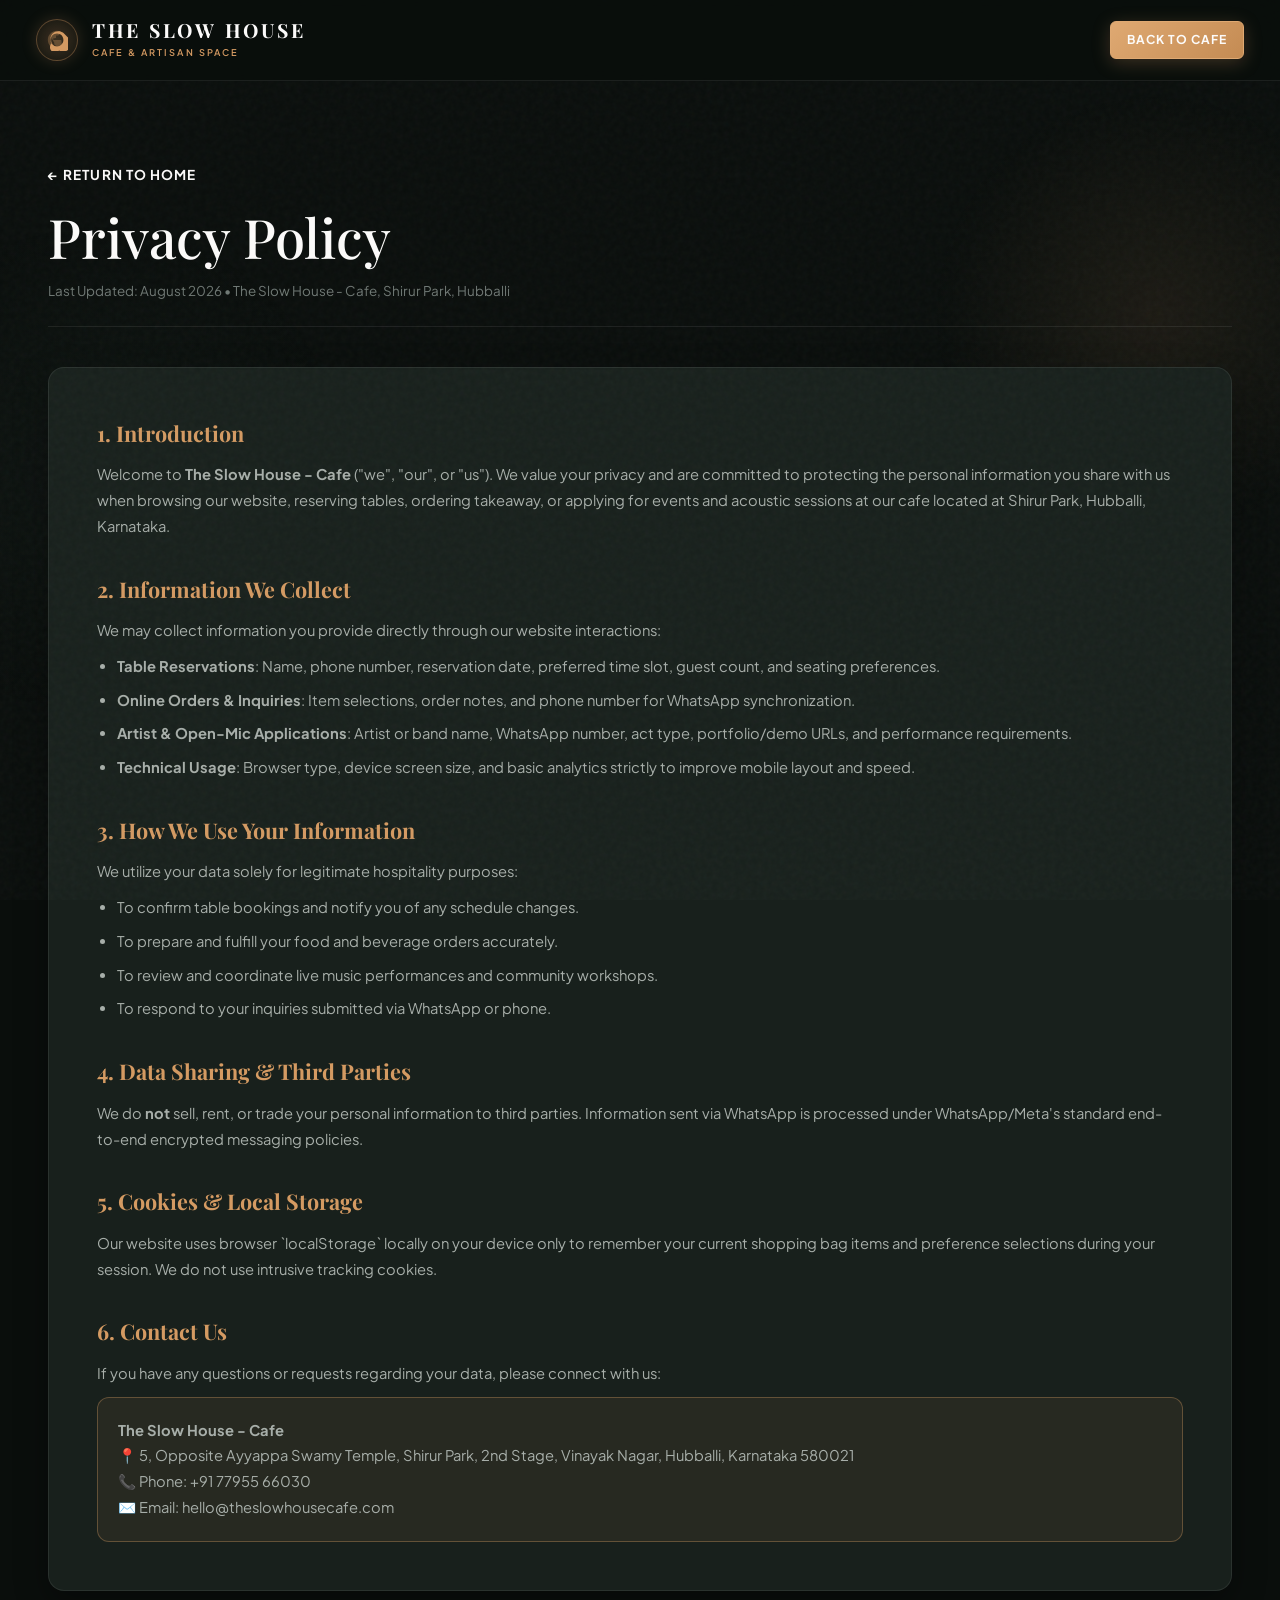
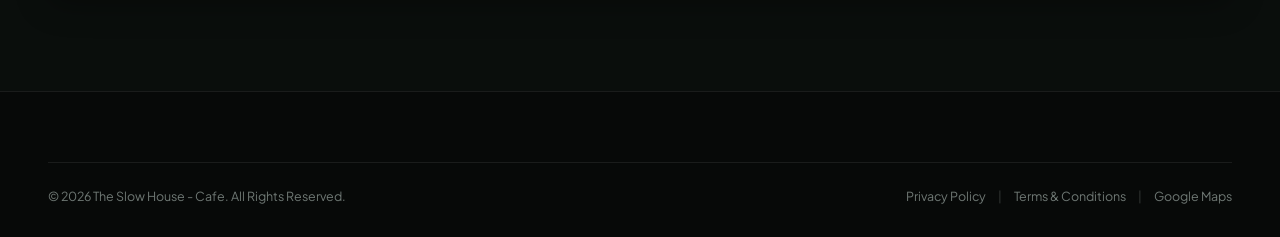
<file: privacy.html>
<!DOCTYPE html>
<html lang="en">
<head>
  <meta charset="UTF-8">
  <meta name="viewport" content="width=device-width, initial-scale=1.0">
  <title>Privacy Policy | The Slow House — Cafe & Artisan Space</title>
  <meta name="description" content="Privacy Policy for The Slow House Cafe in Shirur Park, Hubballi. Learn how we handle your reservation, order, and contact information.">
  
  <!-- Fonts -->
  <link rel="preconnect" href="https://fonts.googleapis.com">
  <link rel="preconnect" href="https://fonts.gstatic.com" crossorigin>
  <link href="https://fonts.googleapis.com/css2?family=Playfair+Display:ital,wght@0,400..900;1,400..900&family=Plus+Jakarta+Sans:wght@300;400;500;600;700;800&family=Space+Grotesk:wght@400;500;600;700&display=swap" rel="stylesheet">
  
  <!-- Styles -->
  <link rel="stylesheet" href="styles.css">
  <link rel="icon" type="image/svg+xml" href="data:image/svg+xml,<svg xmlns='http://www.w3.org/2000/svg' viewBox='0 0 24 24' fill='%23d49a62'><path d='M2,21V19H20V21H2M20,8V5H18V8H20M20,3A2,2 0 0,1 22,5V8A2,2 0 0,1 20,10H18V13A4,4 0 0,1 14,17H8A4,4 0 0,1 4,13V3H20M16,5H6V13A2,2 0 0,0 8,15H14A2,2 0 0,0 16,13V5Z'/></svg>">

  <style>
    .policy-page {
      padding: clamp(40px, 8vw, 80px) 0 clamp(60px, 10vw, 100px);
      min-height: 80vh;
    }
    .policy-header {
      margin-bottom: 40px;
      padding-bottom: 24px;
      border-bottom: 1px solid var(--border-dark);
    }
    .back-home-link {
      display: inline-flex;
      align-items: center;
      gap: 8px;
      color: var(--accent-gold);
      font-size: 0.85rem;
      font-weight: 700;
      letter-spacing: 0.08em;
      text-transform: uppercase;
      margin-bottom: 20px;
      transition: transform var(--transition-fast);
    }
    .back-home-link:hover {
      transform: translateX(-4px);
    }
    .policy-title {
      font-family: var(--font-serif);
      font-size: clamp(2.2rem, 6vw, 3.4rem);
      font-weight: 500;
      color: var(--text-light-primary);
      line-height: 1.15;
      margin-bottom: 12px;
    }
    .policy-meta {
      font-size: 0.84rem;
      color: var(--text-light-muted);
    }
    .policy-content {
      background-color: var(--bg-dark-card);
      border: 1px solid var(--border-dark);
      border-radius: 16px;
      padding: clamp(24px, 5vw, 48px);
      display: flex;
      flex-direction: column;
      gap: 32px;
      box-shadow: var(--shadow-md);
    }
    .policy-section h2 {
      font-family: var(--font-serif);
      font-size: 1.35rem;
      color: var(--accent-gold);
      margin-bottom: 12px;
    }
    .policy-section p, .policy-section ul {
      font-size: 0.92rem;
      color: var(--text-light-secondary);
      line-height: 1.75;
    }
    .policy-section ul {
      padding-left: 20px;
      margin-top: 10px;
      display: flex;
      flex-direction: column;
      gap: 8px;
    }
    .policy-contact-box {
      background: rgba(212, 154, 98, 0.08);
      border: 1px solid var(--accent-gold-border);
      border-radius: 12px;
      padding: 20px;
      margin-top: 10px;
    }
  </style>
</head>
<body class="aesthetic-theme">

  <!-- Background Ambient Glows & Grain Texture -->
  <div class="grain-overlay"></div>
  <div class="ambient-glow glow-1"></div>
  <div class="ambient-glow glow-2"></div>

  <!-- Header -->
  <header class="site-header">
    <div class="container header-container">
      <a href="index.html" class="brand-logo" aria-label="The Slow House Cafe Home">
        <div class="logo-mark">
          <svg viewBox="0 0 24 24" fill="currentColor">
            <path d="M12 2C6.48 2 2 6.48 2 12s4.48 10 10 10 10-4.48 10-10S17.52 2 12 2zm1 17.93c-3.95-.49-7-3.85-7-7.93 0-.62.08-1.21.21-1.79L9 15v1c0 1.1.9 2 2 2v1.93zm6.9-2.54c-.26-.81-1-1.39-1.9-1.39h-1v-3c0-.55-.45-1-1-1H8v-2h2c.55 0 1-.45 1-1V7h2c1.1 0 2-.9 2-2v-.41c2.93 1.19 5 4.06 5 7.41 0 2.08-.8 3.97-2.1 5.4z" opacity="0.3"/>
            <path d="M18.8 4.2C15.5 1.5 10.5 1.8 7.3 5 4.5 7.8 4.1 12 6.1 15.3c-1.3 1.5-1.9 3.5-1.7 5.5.2 2.3 2.1 4.2 4.4 4.4 2 .2 4-0.4 5.5-1.7 3.3 2 7.5 1.6 10.3-1.2 3.2-3.2 3.5-8.2.8-11.5l-6.6-6.6zM12 19c-3.9 0-7-3.1-7-7s3.1-7 7-7 7 3.1 7 7-3.1 7-7 7z"/>
          </svg>
        </div>
        <div class="logo-text">
          <span class="logo-title">THE SLOW HOUSE</span>
          <span class="logo-subtitle">CAFE & ARTISAN SPACE</span>
        </div>
      </a>
      <div class="header-actions">
        <a href="index.html" class="btn btn-accent btn-sm hover-glow">Back to Cafe</a>
      </div>
    </div>
  </header>

  <!-- Policy Content -->
  <main class="policy-page">
    <div class="container">
      
      <div class="policy-header">
        <a href="index.html" class="back-home-link">&larr; Return to Home</a>
        <h1 class="policy-title">Privacy Policy</h1>
        <p class="policy-meta">Last Updated: August 2026 • The Slow House - Cafe, Shirur Park, Hubballi</p>
      </div>

      <div class="policy-content">
        
        <section class="policy-section">
          <h2>1. Introduction</h2>
          <p>
            Welcome to <strong>The Slow House - Cafe</strong> ("we", "our", or "us"). We value your privacy and are committed to protecting the personal information you share with us when browsing our website, reserving tables, ordering takeaway, or applying for events and acoustic sessions at our cafe located at Shirur Park, Hubballi, Karnataka.
          </p>
        </section>

        <section class="policy-section">
          <h2>2. Information We Collect</h2>
          <p>We may collect information you provide directly through our website interactions:</p>
          <ul>
            <li><strong>Table Reservations</strong>: Name, phone number, reservation date, preferred time slot, guest count, and seating preferences.</li>
            <li><strong>Online Orders & Inquiries</strong>: Item selections, order notes, and phone number for WhatsApp synchronization.</li>
            <li><strong>Artist & Open-Mic Applications</strong>: Artist or band name, WhatsApp number, act type, portfolio/demo URLs, and performance requirements.</li>
            <li><strong>Technical Usage</strong>: Browser type, device screen size, and basic analytics strictly to improve mobile layout and speed.</li>
          </ul>
        </section>

        <section class="policy-section">
          <h2>3. How We Use Your Information</h2>
          <p>We utilize your data solely for legitimate hospitality purposes:</p>
          <ul>
            <li>To confirm table bookings and notify you of any schedule changes.</li>
            <li>To prepare and fulfill your food and beverage orders accurately.</li>
            <li>To review and coordinate live music performances and community workshops.</li>
            <li>To respond to your inquiries submitted via WhatsApp or phone.</li>
          </ul>
        </section>

        <section class="policy-section">
          <h2>4. Data Sharing & Third Parties</h2>
          <p>
            We do <strong>not</strong> sell, rent, or trade your personal information to third parties. Information sent via WhatsApp is processed under WhatsApp/Meta's standard end-to-end encrypted messaging policies.
          </p>
        </section>

        <section class="policy-section">
          <h2>5. Cookies & Local Storage</h2>
          <p>
            Our website uses browser `localStorage` locally on your device only to remember your current shopping bag items and preference selections during your session. We do not use intrusive tracking cookies.
          </p>
        </section>

        <section class="policy-section">
          <h2>6. Contact Us</h2>
          <p>If you have any questions or requests regarding your data, please connect with us:</p>
          <div class="policy-contact-box">
            <p><strong>The Slow House - Cafe</strong></p>
            <p>📍 5, Opposite Ayyappa Swamy Temple, Shirur Park, 2nd Stage, Vinayak Nagar, Hubballi, Karnataka 580021</p>
            <p>📞 Phone: +91 77955 66030</p>
            <p>✉️ Email: hello@theslowhousecafe.com</p>
          </div>
        </section>

      </div>

    </div>
  </main>

  <!-- Footer -->
  <footer class="site-footer">
    <div class="container">
      <div class="footer-bottom">
        <p class="copyright">© 2026 The Slow House - Cafe. All Rights Reserved.</p>
        <div class="footer-legal">
          <a href="privacy.html">Privacy Policy</a>
          <span class="sep">|</span>
          <a href="terms.html">Terms & Conditions</a>
          <span class="sep">|</span>
          <a href="https://www.google.com/maps/place/The+slow+house-+Cafe/@15.3610151,75.1182262,953m/data=!3m1!1e3!4m6!3m5!1s0x3bb8d72c493a48c3:0x161ab21d5c85307e!8m2!3d15.3610736!4d75.1181613!16s%2Fg%2F11nc10hhbs?entry=tts" target="_blank" rel="noopener">Google Maps</a>
        </div>
      </div>
    </div>
  </footer>

</body>
</html>
</file>
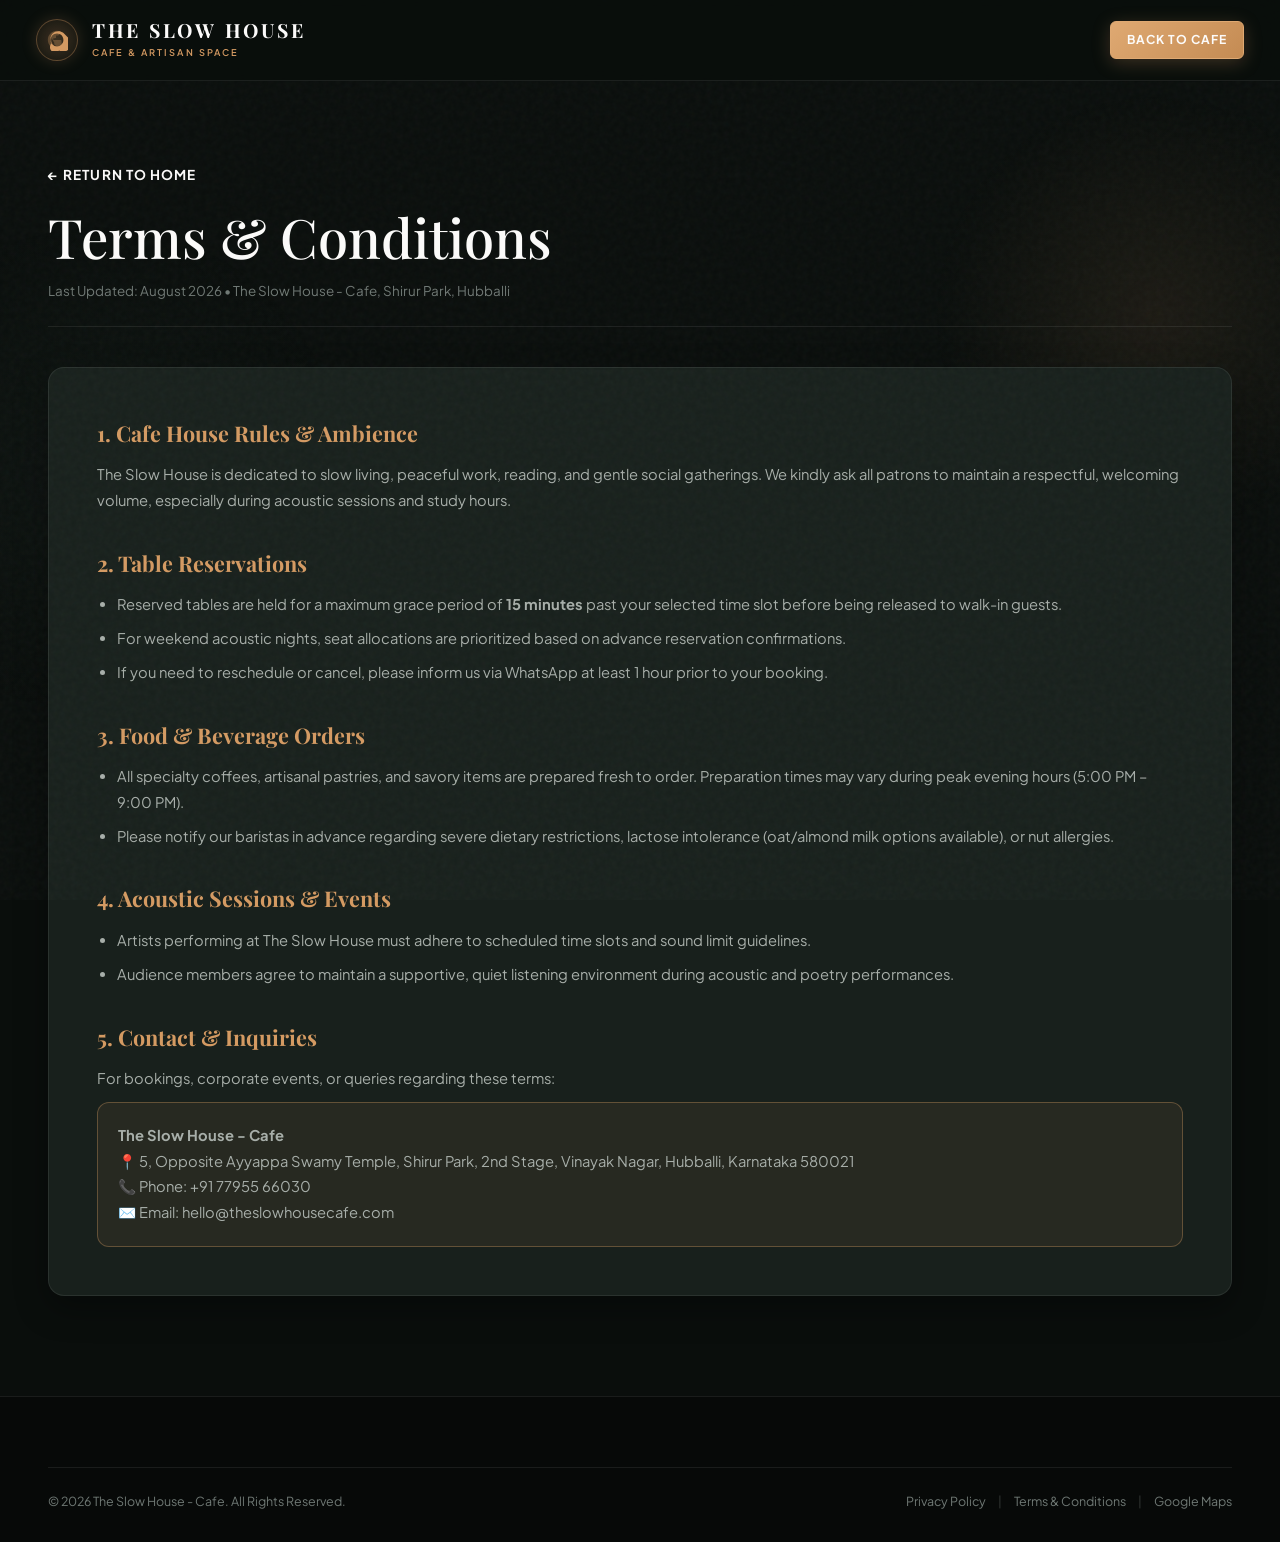
<file: terms.html>
<!DOCTYPE html>
<html lang="en">
<head>
  <meta charset="UTF-8">
  <meta name="viewport" content="width=device-width, initial-scale=1.0">
  <title>Terms & Conditions | The Slow House — Cafe & Artisan Space</title>
  <meta name="description" content="Terms and Conditions for dining, reservations, and orders at The Slow House Cafe in Hubballi.">
  
  <!-- Fonts -->
  <link rel="preconnect" href="https://fonts.googleapis.com">
  <link rel="preconnect" href="https://fonts.gstatic.com" crossorigin>
  <link href="https://fonts.googleapis.com/css2?family=Playfair+Display:ital,wght@0,400..900;1,400..900&family=Plus+Jakarta+Sans:wght@300;400;500;600;700;800&family=Space+Grotesk:wght@400;500;600;700&display=swap" rel="stylesheet">
  
  <!-- Styles -->
  <link rel="stylesheet" href="styles.css">
  <link rel="icon" type="image/svg+xml" href="data:image/svg+xml,<svg xmlns='http://www.w3.org/2000/svg' viewBox='0 0 24 24' fill='%23d49a62'><path d='M2,21V19H20V21H2M20,8V5H18V8H20M20,3A2,2 0 0,1 22,5V8A2,2 0 0,1 20,10H18V13A4,4 0 0,1 14,17H8A4,4 0 0,1 4,13V3H20M16,5H6V13A2,2 0 0,0 8,15H14A2,2 0 0,0 16,13V5Z'/></svg>">

  <style>
    .policy-page {
      padding: clamp(40px, 8vw, 80px) 0 clamp(60px, 10vw, 100px);
      min-height: 80vh;
    }
    .policy-header {
      margin-bottom: 40px;
      padding-bottom: 24px;
      border-bottom: 1px solid var(--border-dark);
    }
    .back-home-link {
      display: inline-flex;
      align-items: center;
      gap: 8px;
      color: var(--accent-gold);
      font-size: 0.85rem;
      font-weight: 700;
      letter-spacing: 0.08em;
      text-transform: uppercase;
      margin-bottom: 20px;
      transition: transform var(--transition-fast);
    }
    .back-home-link:hover {
      transform: translateX(-4px);
    }
    .policy-title {
      font-family: var(--font-serif);
      font-size: clamp(2.2rem, 6vw, 3.4rem);
      font-weight: 500;
      color: var(--text-light-primary);
      line-height: 1.15;
      margin-bottom: 12px;
    }
    .policy-meta {
      font-size: 0.84rem;
      color: var(--text-light-muted);
    }
    .policy-content {
      background-color: var(--bg-dark-card);
      border: 1px solid var(--border-dark);
      border-radius: 16px;
      padding: clamp(24px, 5vw, 48px);
      display: flex;
      flex-direction: column;
      gap: 32px;
      box-shadow: var(--shadow-md);
    }
    .policy-section h2 {
      font-family: var(--font-serif);
      font-size: 1.35rem;
      color: var(--accent-gold);
      margin-bottom: 12px;
    }
    .policy-section p, .policy-section ul {
      font-size: 0.92rem;
      color: var(--text-light-secondary);
      line-height: 1.75;
    }
    .policy-section ul {
      padding-left: 20px;
      margin-top: 10px;
      display: flex;
      flex-direction: column;
      gap: 8px;
    }
    .policy-contact-box {
      background: rgba(212, 154, 98, 0.08);
      border: 1px solid var(--accent-gold-border);
      border-radius: 12px;
      padding: 20px;
      margin-top: 10px;
    }
  </style>
</head>
<body class="aesthetic-theme">

  <!-- Background Ambient Glows & Grain Texture -->
  <div class="grain-overlay"></div>
  <div class="ambient-glow glow-1"></div>
  <div class="ambient-glow glow-2"></div>

  <!-- Header -->
  <header class="site-header">
    <div class="container header-container">
      <a href="index.html" class="brand-logo" aria-label="The Slow House Cafe Home">
        <div class="logo-mark">
          <svg viewBox="0 0 24 24" fill="currentColor">
            <path d="M12 2C6.48 2 2 6.48 2 12s4.48 10 10 10 10-4.48 10-10S17.52 2 12 2zm1 17.93c-3.95-.49-7-3.85-7-7.93 0-.62.08-1.21.21-1.79L9 15v1c0 1.1.9 2 2 2v1.93zm6.9-2.54c-.26-.81-1-1.39-1.9-1.39h-1v-3c0-.55-.45-1-1-1H8v-2h2c.55 0 1-.45 1-1V7h2c1.1 0 2-.9 2-2v-.41c2.93 1.19 5 4.06 5 7.41 0 2.08-.8 3.97-2.1 5.4z" opacity="0.3"/>
            <path d="M18.8 4.2C15.5 1.5 10.5 1.8 7.3 5 4.5 7.8 4.1 12 6.1 15.3c-1.3 1.5-1.9 3.5-1.7 5.5.2 2.3 2.1 4.2 4.4 4.4 2 .2 4-0.4 5.5-1.7 3.3 2 7.5 1.6 10.3-1.2 3.2-3.2 3.5-8.2.8-11.5l-6.6-6.6zM12 19c-3.9 0-7-3.1-7-7s3.1-7 7-7 7 3.1 7 7-3.1 7-7 7z"/>
          </svg>
        </div>
        <div class="logo-text">
          <span class="logo-title">THE SLOW HOUSE</span>
          <span class="logo-subtitle">CAFE & ARTISAN SPACE</span>
        </div>
      </a>
      <div class="header-actions">
        <a href="index.html" class="btn btn-accent btn-sm hover-glow">Back to Cafe</a>
      </div>
    </div>
  </header>

  <!-- Terms Content -->
  <main class="policy-page">
    <div class="container">
      
      <div class="policy-header">
        <a href="index.html" class="back-home-link">&larr; Return to Home</a>
        <h1 class="policy-title">Terms & Conditions</h1>
        <p class="policy-meta">Last Updated: August 2026 • The Slow House - Cafe, Shirur Park, Hubballi</p>
      </div>

      <div class="policy-content">
        
        <section class="policy-section">
          <h2>1. Cafe House Rules & Ambience</h2>
          <p>
            The Slow House is dedicated to slow living, peaceful work, reading, and gentle social gatherings. We kindly ask all patrons to maintain a respectful, welcoming volume, especially during acoustic sessions and study hours.
          </p>
        </section>

        <section class="policy-section">
          <h2>2. Table Reservations</h2>
          <ul>
            <li>Reserved tables are held for a maximum grace period of <strong>15 minutes</strong> past your selected time slot before being released to walk-in guests.</li>
            <li>For weekend acoustic nights, seat allocations are prioritized based on advance reservation confirmations.</li>
            <li>If you need to reschedule or cancel, please inform us via WhatsApp at least 1 hour prior to your booking.</li>
          </ul>
        </section>

        <section class="policy-section">
          <h2>3. Food & Beverage Orders</h2>
          <ul>
            <li>All specialty coffees, artisanal pastries, and savory items are prepared fresh to order. Preparation times may vary during peak evening hours (5:00 PM – 9:00 PM).</li>
            <li>Please notify our baristas in advance regarding severe dietary restrictions, lactose intolerance (oat/almond milk options available), or nut allergies.</li>
          </ul>
        </section>

        <section class="policy-section">
          <h2>4. Acoustic Sessions & Events</h2>
          <ul>
            <li>Artists performing at The Slow House must adhere to scheduled time slots and sound limit guidelines.</li>
            <li>Audience members agree to maintain a supportive, quiet listening environment during acoustic and poetry performances.</li>
          </ul>
        </section>

        <section class="policy-section">
          <h2>5. Contact & Inquiries</h2>
          <p>For bookings, corporate events, or queries regarding these terms:</p>
          <div class="policy-contact-box">
            <p><strong>The Slow House - Cafe</strong></p>
            <p>📍 5, Opposite Ayyappa Swamy Temple, Shirur Park, 2nd Stage, Vinayak Nagar, Hubballi, Karnataka 580021</p>
            <p>📞 Phone: +91 77955 66030</p>
            <p>✉️ Email: hello@theslowhousecafe.com</p>
          </div>
        </section>

      </div>

    </div>
  </main>

  <!-- Footer -->
  <footer class="site-footer">
    <div class="container">
      <div class="footer-bottom">
        <p class="copyright">© 2026 The Slow House - Cafe. All Rights Reserved.</p>
        <div class="footer-legal">
          <a href="privacy.html">Privacy Policy</a>
          <span class="sep">|</span>
          <a href="terms.html">Terms & Conditions</a>
          <span class="sep">|</span>
          <a href="https://www.google.com/maps/place/The+slow+house-+Cafe/@15.3610151,75.1182262,953m/data=!3m1!1e3!4m6!3m5!1s0x3bb8d72c493a48c3:0x161ab21d5c85307e!8m2!3d15.3610736!4d75.1181613!16s%2Fg%2F11nc10hhbs?entry=tts" target="_blank" rel="noopener">Google Maps</a>
        </div>
      </div>
    </div>
  </footer>

</body>
</html>
</file>
<file: styles.css>
/* ==========================================================================
   THE SLOW HOUSE — CAFE & ARTISAN SPACE
   Fully Responsive Design System (Optimized for Mobile, Tablet & PC)
   ========================================================================== */

:root {
  /* Color Palette — Luxury Dark Obsidian & Warm Honey Amber */
  --bg-dark: #0a0e0c;
  --bg-dark-surface: #121815;
  --bg-dark-card: #18201c;
  --bg-dark-card-hover: #202b25;
  
  --bg-light: #fbf8f2;
  --bg-light-surface: #f1ebdE;
  --bg-light-card: #ffffff;
  
  --accent-gold: #d49a62;
  --accent-gold-hover: #c0854d;
  --accent-gold-light: rgba(212, 154, 98, 0.15);
  --accent-gold-border: rgba(212, 154, 98, 0.35);
  --accent-gold-glow: rgba(212, 154, 98, 0.4);
  
  --text-light-primary: #fcfbfa;
  --text-light-secondary: #a7aea9;
  --text-light-muted: #6f7874;
  
  --text-dark-primary: #191c1a;
  --text-dark-secondary: #48524d;
  --text-dark-muted: #78837e;
  
  --border-dark: rgba(255, 255, 255, 0.08);
  --border-light: rgba(0, 0, 0, 0.08);
  
  /* Typography */
  --font-serif: 'Playfair Display', Georgia, serif;
  --font-sans: 'Plus Jakarta Sans', -apple-system, BlinkMacSystemFont, 'Segoe UI', Roboto, sans-serif;
  --font-display: 'Space Grotesk', var(--font-sans);
  
  /* Motion & Easing */
  --ease-out-expo: cubic-bezier(0.16, 1, 0.3, 1);
  --ease-spring: cubic-bezier(0.34, 1.56, 0.64, 1);
  --transition-fast: 0.2s ease;
  --transition-normal: 0.35s var(--ease-out-expo);
  --transition-smooth: 0.6s var(--ease-out-expo);
  
  /* Shadows & Glows */
  --shadow-sm: 0 4px 12px rgba(0, 0, 0, 0.25);
  --shadow-md: 0 12px 32px rgba(0, 0, 0, 0.35);
  --shadow-lg: 0 24px 60px rgba(0, 0, 0, 0.5);
  --shadow-gold: 0 8px 28px rgba(212, 154, 98, 0.3);
}

/* Reset & Base */
*, *::before, *::after {
  box-sizing: border-box;
  margin: 0;
  padding: 0;
  -webkit-tap-highlight-color: transparent;
}

html {
  scroll-behavior: smooth;
  font-size: 16px;
  -webkit-font-smoothing: antialiased;
  -moz-osx-font-smoothing: grayscale;
}

body {
  font-family: var(--font-sans);
  background-color: var(--bg-dark);
  color: var(--text-light-primary);
  line-height: 1.6;
  overflow-x: hidden;
  position: relative;
  min-height: 100vh;
  padding-bottom: env(safe-area-inset-bottom, 0);
}

/* Universal Link Resets */
a, 
a:link, 
a:visited,
a:active,
a:focus {
  color: inherit;
  text-decoration: none;
  transition: color var(--transition-fast), transform var(--transition-fast);
}

a[href^="tel:"],
a[href^="mailto:"],
a[x-apple-data-detectors] {
  color: inherit !important;
  text-decoration: none !important;
  font-size: inherit !important;
  font-family: inherit !important;
  font-weight: inherit !important;
  line-height: inherit !important;
}

img {
  max-width: 100%;
  height: auto;
  display: block;
}

button, input, select, textarea {
  font-family: inherit;
  font-size: inherit;
}

/* ==========================================================================
   SCROLL PROGRESS BAR & AMBIENT GLOWS
   ========================================================================== */
.scroll-progress-container {
  position: fixed;
  top: 0;
  left: 0;
  width: 100%;
  height: 3px;
  z-index: 2000;
  background: transparent;
}

.scroll-progress-bar {
  height: 100%;
  width: 100%;
  background: linear-gradient(90deg, #d49a62 0%, #f3c293 50%, #d49a62 100%);
  box-shadow: 0 0 10px rgba(212, 154, 98, 0.8);
  transform: scaleX(0);
  transform-origin: left;
  will-change: transform;
}

/* Ambient Grain & Glow Blobs */
.grain-overlay {
  position: fixed;
  inset: 0;
  background-image: url("data:image/svg+xml,%3Csvg viewBox='0 0 200 200' xmlns='http://www.w3.org/2000/svg'%3E%3Cfilter id='noiseFilter'%3E%3CfeTurbulence type='fractalNoise' baseFrequency='0.8' numOctaves='3' stitchTiles='stitch'/%3E%3C/filter%3E%3Crect width='100%25' height='100%25' filter='url(%23noiseFilter)' opacity='0.035'/%3E%3C/svg%3E");
  pointer-events: none;
  z-index: 999;
}

.ambient-glow {
  position: fixed;
  border-radius: 50%;
  pointer-events: none;
  z-index: 0;
  opacity: 0.35;
}

.glow-1 {
  width: 450px;
  height: 450px;
  top: 10%;
  right: -100px;
  background: radial-gradient(circle, rgba(212, 154, 98, 0.25) 0%, transparent 70%);
}

.glow-2 {
  width: 500px;
  height: 500px;
  bottom: 20%;
  left: -150px;
  background: radial-gradient(circle, rgba(46, 68, 57, 0.3) 0%, transparent 70%);
}

.glow-3 {
  width: 400px;
  height: 400px;
  top: 60%;
  right: 20%;
  background: radial-gradient(circle, rgba(212, 154, 98, 0.15) 0%, transparent 70%);
}


/* ==========================================================================
   SCROLL REVEAL ANIMATIONS (IntersectionObserver-Driven)
   ========================================================================== */
.reveal-on-scroll {
  opacity: 0;
  transform: translateY(36px) scale(0.98);
  transition: opacity 0.8s var(--ease-out-expo), 
              transform 0.8s var(--ease-out-expo);
}

.reveal-on-scroll.is-revealed {
  opacity: 1;
  transform: translateY(0) scale(1);
}

.delay-1 { transition-delay: 0.15s; }
.delay-2 { transition-delay: 0.3s; }
.stagger-1 { transition-delay: 0.08s; }
.stagger-2 { transition-delay: 0.16s; }
.stagger-3 { transition-delay: 0.24s; }
.stagger-4 { transition-delay: 0.32s; }
.stagger-5 { transition-delay: 0.4s; }
.stagger-6 { transition-delay: 0.48s; }

/* 3D Tilt Card Effect */
.tilt-element {
  transition: transform 0.4s var(--ease-out-expo), box-shadow 0.4s var(--ease-out-expo);
}

@media (hover: hover) and (pointer: fine) {
  .tilt-element:hover {
    transform: translateY(-4px) scale(1.01);
  }
}

/* Container */
.container {
  width: 100%;
  max-width: 1240px;
  margin-left: auto;
  margin-right: auto;
  padding-left: clamp(16px, 4vw, 28px);
  padding-right: clamp(16px, 4vw, 28px);
  position: relative;
  z-index: 1;
}

.features-section,
.vibe-finder-section,
.menu-section,
.about-section,
.events-section,
.gallery-section,
.visit-section,
.reviews-section,
.site-footer {
  content-visibility: auto;
  contain-intrinsic-size: auto 800px;
}

/* ==========================================================================
   NAVIGATION & HEADER
   ========================================================================== */
.site-header {
  position: sticky;
  top: 0;
  z-index: 1000;
  background-color: rgba(10, 14, 12, 0.94);
  backdrop-filter: blur(20px);
  -webkit-backdrop-filter: blur(20px);
  border-bottom: 1px solid var(--border-dark);
  transition: all var(--transition-normal);
  width: 100%;
}

.site-header.scrolled {
  background-color: rgba(8, 11, 10, 0.98);
  border-bottom-color: rgba(212, 154, 98, 0.25);
  box-shadow: 0 10px 30px rgba(0, 0, 0, 0.6);
}

.header-container {
  display: flex;
  align-items: center;
  justify-content: space-between;
  height: 80px;
  max-width: 1360px;
  margin: 0 auto;
  padding: 0 clamp(16px, 3vw, 36px);
  gap: clamp(16px, 3vw, 32px);
}

.brand-logo {
  display: flex;
  align-items: center;
  gap: 14px;
  flex-shrink: 0;
  cursor: pointer;
  transition: transform var(--transition-fast);
}

.brand-logo:hover {
  transform: translateY(-1px);
}

.brand-logo:hover .logo-mark {
  transform: rotate(-8deg) scale(1.08);
  border-color: var(--accent-gold);
  box-shadow: 0 0 22px rgba(212, 154, 98, 0.45);
}

.brand-logo:hover .logo-title {
  color: #ffffff;
  text-shadow: 0 0 15px rgba(212, 154, 98, 0.5);
}

.logo-mark {
  width: 42px;
  height: 42px;
  border-radius: 50%;
  background: radial-gradient(circle, rgba(212, 154, 98, 0.25) 0%, rgba(212, 154, 98, 0.05) 100%);
  border: 1px solid var(--accent-gold-border);
  display: flex;
  align-items: center;
  justify-content: center;
  color: var(--accent-gold);
  box-shadow: 0 0 16px rgba(212, 154, 98, 0.2);
  transition: all 0.35s var(--ease-out-expo);
}

.logo-mark svg {
  width: 22px;
  height: 22px;
  transition: transform 0.35s var(--ease-spring);
}

.logo-text {
  display: flex;
  flex-direction: column;
}

.logo-title {
  font-family: var(--font-serif);
  font-size: 1.22rem;
  font-weight: 700;
  letter-spacing: 0.14em;
  color: var(--text-light-primary);
  line-height: 1.1;
  white-space: nowrap;
  transition: all 0.25s ease;
}

.logo-subtitle {
  font-size: 0.58rem;
  letter-spacing: 0.22em;
  color: var(--accent-gold);
  font-weight: 600;
  margin-top: 3px;
  white-space: nowrap;
}

.desktop-nav {
  display: flex;
  align-items: center;
  justify-content: center;
  flex: 1 1 auto;
}

.desktop-nav .nav-list {
  display: flex;
  align-items: center;
  justify-content: center;
  list-style: none;
  gap: clamp(16px, 2vw, 30px);
  margin: 0;
  padding: 0;
}

.nav-link {
  font-size: 0.8rem;
  font-weight: 600;
  letter-spacing: 0.09em;
  color: var(--text-light-secondary);
  position: relative;
  padding: 8px 4px;
  white-space: nowrap;
  text-transform: uppercase;
  transition: color 0.25s ease, transform 0.25s var(--ease-out-expo), text-shadow 0.25s ease, letter-spacing 0.25s ease;
  display: inline-flex;
  align-items: center;
}

.nav-link::after {
  content: '';
  position: absolute;
  bottom: 0;
  left: 50%;
  width: 100%;
  height: 2px;
  background: linear-gradient(90deg, transparent, #d49a62, #f5c796, #d49a62, transparent);
  border-radius: 2px;
  box-shadow: 0 0 10px rgba(212, 154, 98, 0.8);
  transform: translateX(-50%) scaleX(0);
  transform-origin: center;
  transition: transform 0.35s var(--ease-out-expo), opacity 0.35s ease;
  opacity: 0;
}

.nav-link:hover {
  color: #ffffff;
  transform: translateY(-2px);
  text-shadow: 0 0 14px rgba(212, 154, 98, 0.7);
  letter-spacing: 0.12em;
}

.nav-link:hover::after {
  transform: translateX(-50%) scaleX(1);
  opacity: 1;
}

.nav-link.active {
  color: var(--accent-gold);
  font-weight: 700;
}

.nav-link.active::after {
  transform: translateX(-50%) scaleX(1);
  opacity: 1;
  background-color: var(--accent-gold);
}

.header-actions {
  display: flex;
  align-items: center;
  gap: clamp(10px, 1.5vw, 16px);
  flex-shrink: 0;
}

.icon-btn {
  background: rgba(255, 255, 255, 0.03);
  border: 1px solid transparent;
  color: var(--text-light-secondary);
  cursor: pointer;
  padding: 10px;
  min-width: 44px;
  min-height: 44px;
  border-radius: 50%;
  display: flex;
  align-items: center;
  justify-content: center;
  transition: all 0.3s var(--ease-out-expo);
  position: relative;
}

.icon-btn:hover {
  color: #ffffff;
  background-color: rgba(212, 154, 98, 0.15);
  border-color: rgba(212, 154, 98, 0.4);
  transform: translateY(-3px) scale(1.1);
  box-shadow: 0 4px 18px rgba(212, 154, 98, 0.3);
}

.icon-btn:hover svg {
  transform: scale(1.08);
  transition: transform 0.3s var(--ease-spring);
}

.icon-btn:hover .cart-badge {
  transform: scale(1.25);
  box-shadow: 0 0 12px rgba(212, 154, 98, 0.9);
}

.cart-badge {
  position: absolute;
  top: 4px;
  right: 4px;
  background-color: var(--accent-gold);
  color: #111;
  font-size: 0.65rem;
  font-weight: 800;
  width: 18px;
  height: 18px;
  border-radius: 50%;
  display: flex;
  align-items: center;
  justify-content: center;
  box-shadow: 0 0 8px rgba(212, 154, 98, 0.6);
  transition: transform 0.25s var(--ease-spring), box-shadow 0.25s ease;
}

/* Buttons */
.btn {
  display: inline-flex;
  align-items: center;
  justify-content: center;
  font-weight: 700;
  letter-spacing: 0.08em;
  font-size: 0.85rem;
  padding: 13px 26px;
  min-height: 44px;
  border-radius: 6px;
  cursor: pointer;
  transition: all var(--transition-normal);
  border: 1px solid transparent;
  text-transform: uppercase;
  position: relative;
  overflow: hidden;
  text-align: center;
}

.btn-sm {
  padding: 8px 16px;
  font-size: 0.76rem;
  min-height: 38px;
}

.btn-block {
  width: 100%;
}

.btn-accent {
  background: linear-gradient(135deg, #dfa972 0%, #c48b53 100%);
  color: #111;
  border-color: #dfa972;
  box-shadow: 0 4px 18px rgba(212, 154, 98, 0.25);
}

.btn-accent:hover,
.hover-glow:hover {
  transform: translateY(-3px);
  box-shadow: 0 8px 30px rgba(212, 154, 98, 0.45);
}

.btn-outline {
  background-color: rgba(255, 255, 255, 0.03);
  color: var(--text-light-primary);
  border-color: rgba(255, 255, 255, 0.2);
  backdrop-filter: blur(10px);
}

.btn-outline:hover {
  background-color: rgba(255, 255, 255, 0.1);
  border-color: var(--text-light-primary);
  transform: translateY(-3px);
}

.btn-dark {
  background-color: var(--bg-dark);
  color: var(--text-light-primary);
  border-color: var(--bg-dark);
}

.btn-dark:hover {
  background-color: var(--bg-dark-card);
  border-color: var(--accent-gold-border);
  transform: translateY(-3px);
  box-shadow: var(--shadow-md);
}

/* Mobile Toggle Hamburger */
.mobile-toggle {
  display: none;
  flex-direction: column;
  justify-content: space-around;
  width: 44px;
  height: 44px;
  padding: 10px;
  background: transparent;
  border: none;
  cursor: pointer;
}

.mobile-toggle span {
  display: block;
  width: 24px;
  height: 2px;
  background-color: var(--text-light-primary);
  border-radius: 2px;
  transition: all var(--transition-normal);
}

.mobile-nav-drawer {
  display: none;
  background-color: rgba(18, 24, 21, 0.98);
  backdrop-filter: blur(20px);
  border-top: 1px solid var(--border-dark);
  padding: 24px;
  box-shadow: var(--shadow-lg);
  animation: slideDown 0.3s var(--ease-out-expo);
}

@keyframes slideDown {
  from { opacity: 0; transform: translateY(-10px); }
  to { opacity: 1; transform: translateY(0); }
}

.mobile-nav-drawer.open {
  display: block;
}

.mobile-nav-list {
  list-style: none;
  display: flex;
  flex-direction: column;
  gap: 18px;
  margin-bottom: 24px;
}

.mobile-nav-link {
  font-size: 1.05rem;
  font-weight: 600;
  color: var(--text-light-secondary);
  display: block;
  padding: 6px 0;
}

.mobile-nav-link:hover {
  color: var(--accent-gold);
}

/* ==========================================================================
   HERO SECTION
   ========================================================================== */
.hero-section {
  position: relative;
  min-height: calc(90vh - 80px);
  display: flex;
  align-items: center;
  padding: clamp(40px, 8vw, 80px) 0 clamp(50px, 10vw, 100px);
  background: radial-gradient(circle at 80% 30%, rgba(212, 154, 98, 0.15) 0%, transparent 60%),
              radial-gradient(circle at 10% 80%, rgba(30, 42, 36, 0.5) 0%, transparent 50%),
              var(--bg-dark);
  overflow: hidden;
}

.hero-backdrop {
  position: absolute;
  inset: 0;
  background-image: radial-gradient(rgba(255, 255, 255, 0.04) 1px, transparent 1px);
  background-size: 32px 32px;
  opacity: 0.6;
  pointer-events: none;
}

.hero-container {
  position: relative;
  display: grid;
  grid-template-columns: 1.15fr 1fr;
  align-items: center;
  gap: clamp(32px, 5vw, 60px);
}

.hero-badge {
  display: inline-flex;
  align-items: center;
  gap: 8px;
  background-color: rgba(212, 154, 98, 0.12);
  border: 1px solid var(--accent-gold-border);
  color: var(--accent-gold);
  font-size: clamp(0.65rem, 1.8vw, 0.72rem);
  font-weight: 700;
  letter-spacing: 0.14em;
  padding: 6px 16px;
  border-radius: 100px;
  margin-bottom: 20px;
  text-transform: uppercase;
}

.badge-shimmer {
  position: relative;
  overflow: hidden;
}

.badge-shimmer::after {
  content: '';
  position: absolute;
  top: -50%;
  left: -60%;
  width: 40%;
  height: 200%;
  background: linear-gradient(90deg, transparent, rgba(255, 255, 255, 0.3), transparent);
  transform: rotate(25deg);
  animation: shimmer 4s infinite;
}

@keyframes shimmer {
  0% { left: -60%; }
  30% { left: 140%; }
  100% { left: 140%; }
}

.pulse-dot {
  width: 7px;
  height: 7px;
  border-radius: 50%;
  background-color: var(--accent-gold);
  box-shadow: 0 0 10px var(--accent-gold);
  animation: pulse 2s infinite;
}

@keyframes pulse {
  0% { transform: scale(0.9); opacity: 0.7; }
  50% { transform: scale(1.4); opacity: 1; }
  100% { transform: scale(0.9); opacity: 0.7; }
}

.hero-title {
  font-family: var(--font-serif);
  font-size: clamp(2.4rem, 6.5vw, 4.2rem);
  font-weight: 500;
  line-height: 1.12;
  letter-spacing: -0.01em;
  color: var(--text-light-primary);
  margin-bottom: 18px;
}

.hero-italic {
  font-style: italic;
  font-weight: 400;
  color: var(--accent-gold);
}

.glow-text {
  text-shadow: 0 0 30px rgba(212, 154, 98, 0.4);
}

.hero-description {
  font-size: clamp(0.95rem, 2vw, 1.08rem);
  color: var(--text-light-secondary);
  line-height: 1.75;
  max-width: 520px;
  margin-bottom: 32px;
}

.hero-actions {
  display: flex;
  flex-wrap: wrap;
  align-items: center;
  gap: 16px;
  margin-bottom: 36px;
}

.hero-rating-widget {
  display: flex;
  align-items: center;
  gap: 16px;
  padding-top: 24px;
  border-top: 1px solid var(--border-dark);
}

.avatar-stack {
  display: flex;
}

.avatar-img {
  width: 40px;
  height: 40px;
  border-radius: 50%;
  object-fit: cover;
  border: 2px solid var(--bg-dark);
  margin-left: -10px;
  transition: transform var(--transition-fast);
}

.avatar-img:hover {
  transform: translateY(-4px);
  z-index: 2;
}

.avatar-img:first-child {
  margin-left: 0;
}

.rating-info {
  display: flex;
  flex-direction: column;
}

.stars {
  color: #fbbf24;
  font-size: 0.95rem;
  letter-spacing: 2px;
  line-height: 1;
}

.rating-text {
  font-size: 0.82rem;
  color: var(--text-light-secondary);
  margin-top: 4px;
}

.rating-text strong {
  color: var(--text-light-primary);
}

/* Hero Visual with Rising Steam */
.hero-visual {
  position: relative;
  display: flex;
  justify-content: center;
  width: 100%;
}

.hero-image-wrapper {
  position: relative;
  width: 100%;
  max-width: 500px;
  aspect-ratio: 1 / 1.05;
  border-radius: clamp(14px, 3vw, 18px);
  overflow: hidden;
  box-shadow: var(--shadow-lg), 0 0 70px rgba(212, 154, 98, 0.18);
  border: 1px solid rgba(255, 255, 255, 0.12);
}

.hero-main-img {
  width: 100%;
  height: 100%;
  object-fit: cover;
  transition: transform 1.2s var(--ease-out-expo);
}

.hero-image-wrapper:hover .hero-main-img {
  transform: scale(1.05);
}

/* Rising Coffee Steam */
.steam-container {
  position: absolute;
  top: 15%;
  left: 45%;
  width: 80px;
  height: 120px;
  pointer-events: none;
  z-index: 10;
}

.steam-svg {
  position: absolute;
  width: 40px;
  height: 100px;
  opacity: 0;
}

.steam-1 {
  left: 0;
  animation: steamRise 3.5s infinite ease-out;
}

.steam-2 {
  left: 20px;
  animation: steamRise 3.8s infinite ease-out 1.2s;
}

.steam-3 {
  left: 10px;
  animation: steamRise 4.2s infinite ease-out 2.1s;
}

@keyframes steamRise {
  0% { transform: translateY(20px) scaleX(0.8); opacity: 0; }
  30% { opacity: 0.6; }
  70% { opacity: 0.4; }
  100% { transform: translateY(-80px) scaleX(1.4); opacity: 0; }
}

.hero-aesthetic-sticker {
  position: absolute;
  top: 14px;
  right: 14px;
  background: rgba(10, 14, 12, 0.85);
  backdrop-filter: blur(8px);
  border: 1px solid var(--accent-gold-border);
  color: var(--accent-gold);
  font-size: 0.72rem;
  font-weight: 700;
  padding: 6px 12px;
  border-radius: 100px;
  box-shadow: 0 4px 12px rgba(0, 0, 0, 0.3);
}

.hero-badge-overlay {
  position: absolute;
  bottom: 16px;
  left: 16px;
  right: 16px;
  background: rgba(10, 14, 12, 0.85);
  backdrop-filter: blur(16px);
  -webkit-backdrop-filter: blur(16px);
  border: 1px solid var(--accent-gold-border);
  padding: 12px 16px;
  border-radius: 10px;
}

.overlay-brand {
  display: flex;
  align-items: center;
  gap: 8px;
  color: var(--text-light-primary);
  font-family: var(--font-serif);
  font-weight: 700;
  font-size: 0.92rem;
  letter-spacing: 0.05em;
  margin-bottom: 2px;
}

.hero-badge-overlay p {
  font-size: 0.74rem;
  color: var(--accent-gold);
}

/* ==========================================================================
   FEATURES STRIP (Parchment Light Section)
   ========================================================================== */
.features-section {
  background-color: var(--bg-light);
  color: var(--text-dark-primary);
  padding: clamp(40px, 6vw, 55px) 0;
  border-top: 1px solid var(--accent-gold-border);
  border-bottom: 1px solid var(--accent-gold-border);
  position: relative;
  z-index: 2;
}

.features-grid {
  display: grid;
  grid-template-columns: repeat(4, 1fr);
  gap: clamp(20px, 3vw, 32px);
}

.feature-card {
  display: flex;
  align-items: flex-start;
  gap: 16px;
  position: relative;
}

.feature-card:not(:last-child)::after {
  content: '';
  position: absolute;
  right: -16px;
  top: 10%;
  height: 80%;
  width: 1px;
  background-color: rgba(0, 0, 0, 0.08);
}

.feature-icon-wrapper {
  width: 44px;
  height: 44px;
  border-radius: 10px;
  background-color: var(--bg-light-surface);
  border: 1px solid rgba(0, 0, 0, 0.06);
  display: flex;
  align-items: center;
  justify-content: center;
  color: #6a492b;
  flex-shrink: 0;
  transition: transform var(--transition-fast);
}

.feature-card:hover .feature-icon-wrapper {
  transform: scale(1.1) rotate(-5deg);
  background-color: #ede2d2;
}

.feature-icon {
  width: 22px;
  height: 22px;
}

.feature-title {
  font-size: 0.88rem;
  font-weight: 700;
  letter-spacing: 0.06em;
  color: var(--text-dark-primary);
  margin-bottom: 4px;
}

.feature-desc {
  font-size: 0.82rem;
  color: var(--text-dark-secondary);
  line-height: 1.5;
}

/* ==========================================================================
   GEN Z VIBE FINDER (INTERACTIVE MOOD PICKER)
   ========================================================================== */
.vibe-finder-section {
  padding: clamp(50px, 8vw, 80px) 0 clamp(40px, 6vw, 60px);
  background: linear-gradient(180deg, var(--bg-dark) 0%, var(--bg-dark-surface) 100%);
  position: relative;
}

.vibe-box {
  background: radial-gradient(circle at 50% 0%, rgba(212, 154, 98, 0.12) 0%, rgba(24, 32, 28, 0.8) 70%);
  border: 1px solid var(--accent-gold-border);
  border-radius: clamp(14px, 3vw, 20px);
  padding: clamp(24px, 5vw, 48px) clamp(16px, 4vw, 40px);
  box-shadow: var(--shadow-lg), 0 0 40px rgba(212, 154, 98, 0.1);
}

.vibe-box-header {
  text-align: center;
  max-width: 620px;
  margin: 0 auto 30px;
}

.vibe-box-header .section-subtext {
  margin: 10px auto 0;
}

.vibe-chips-wrapper {
  display: flex;
  flex-wrap: wrap;
  justify-content: center;
  gap: 10px;
  margin-bottom: 30px;
}

.vibe-chip {
  background: rgba(255, 255, 255, 0.05);
  border: 1px solid var(--border-dark);
  color: var(--text-light-secondary);
  font-size: 0.84rem;
  font-weight: 600;
  padding: 10px 18px;
  min-height: 44px;
  border-radius: 100px;
  cursor: pointer;
  transition: all var(--transition-fast);
}

.vibe-chip:hover {
  background: rgba(212, 154, 98, 0.15);
  border-color: var(--accent-gold-border);
  color: var(--text-light-primary);
  transform: translateY(-2px);
}

.vibe-chip.active {
  background: var(--accent-gold);
  border-color: var(--accent-gold);
  color: #111;
  box-shadow: 0 4px 20px rgba(212, 154, 98, 0.4);
  transform: translateY(-2px);
}

.vibe-result-card {
  display: grid;
  grid-template-columns: 1fr 1.4fr;
  gap: clamp(20px, 4vw, 32px);
  align-items: center;
  background: rgba(10, 14, 12, 0.7);
  border: 1px solid var(--accent-gold-border);
  border-radius: 14px;
  padding: clamp(18px, 3vw, 28px);
  backdrop-filter: blur(12px);
  animation: fadeIn 0.4s ease;
}

@keyframes fadeIn {
  from { opacity: 0; transform: translateY(10px); }
  to { opacity: 1; transform: translateY(0); }
}

.vibe-result-img {
  width: 100%;
  height: clamp(180px, 30vw, 240px);
  border-radius: 12px;
  object-fit: cover;
  border: 1px solid var(--border-dark);
}

.vibe-result-info {
  display: flex;
  flex-direction: column;
  gap: 12px;
}

.vibe-tag {
  font-size: 0.72rem;
  font-weight: 800;
  letter-spacing: 0.1em;
  color: var(--accent-gold);
  text-transform: uppercase;
}

.vibe-result-title {
  font-family: var(--font-serif);
  font-size: clamp(1.4rem, 3vw, 1.8rem);
  font-weight: 600;
  color: var(--text-light-primary);
}

.vibe-result-desc {
  font-size: 0.9rem;
  color: var(--text-light-secondary);
  line-height: 1.6;
}

.vibe-pairing-strip {
  display: flex;
  flex-wrap: wrap;
  align-items: center;
  gap: 10px;
  background: rgba(255, 255, 255, 0.04);
  padding: 10px 14px;
  border-radius: 8px;
  font-size: 0.85rem;
}

/* ==========================================================================
   CURATED MENU SECTION
   ========================================================================== */
.menu-section {
  padding: clamp(60px, 10vw, 100px) 0;
  background-color: var(--bg-dark);
}

.menu-header-row {
  display: flex;
  align-items: flex-end;
  justify-content: space-between;
  margin-bottom: clamp(30px, 5vw, 48px);
  gap: 24px;
}

.section-tag {
  font-size: 0.72rem;
  font-weight: 800;
  letter-spacing: 0.16em;
  color: var(--accent-gold);
  text-transform: uppercase;
  display: block;
  margin-bottom: 10px;
}

.section-heading {
  font-family: var(--font-serif);
  font-size: clamp(2rem, 5vw, 2.8rem);
  line-height: 1.15;
  color: var(--text-light-primary);
  font-weight: 500;
}

.section-subtext {
  font-size: clamp(0.9rem, 2vw, 1rem);
  color: var(--text-light-secondary);
  max-width: 520px;
  margin-top: 12px;
  line-height: 1.6;
}

.curated-menu-grid {
  display: grid;
  grid-template-columns: repeat(4, 1fr);
  gap: clamp(16px, 2.5vw, 24px);
}

.menu-item-card {
  background-color: var(--bg-dark-card);
  border: 1px solid var(--border-dark);
  border-radius: 14px;
  overflow: hidden;
  display: flex;
  flex-direction: column;
  transition: all var(--transition-normal);
}

.menu-item-card:hover {
  background-color: var(--bg-dark-card-hover);
  border-color: var(--accent-gold-border);
  transform: translateY(-6px);
  box-shadow: 0 16px 40px rgba(0, 0, 0, 0.6), 0 0 30px rgba(212, 154, 98, 0.15);
}

.item-img-container {
  position: relative;
  width: 100%;
  aspect-ratio: 1 / 0.85;
  overflow: hidden;
  background-color: #121715;
}

.item-img {
  width: 100%;
  height: 100%;
  object-fit: cover;
  transition: transform var(--transition-smooth);
}

.menu-item-card:hover .item-img {
  transform: scale(1.08);
}

.aesthetic-pill-tag {
  position: absolute;
  top: 12px;
  left: 12px;
  background-color: rgba(10, 14, 12, 0.85);
  backdrop-filter: blur(10px);
  border: 1px solid var(--accent-gold-border);
  color: var(--accent-gold);
  font-size: 0.68rem;
  font-weight: 700;
  letter-spacing: 0.06em;
  padding: 4px 10px;
  border-radius: 100px;
}

.item-details {
  padding: clamp(16px, 3vw, 22px);
  display: flex;
  flex-direction: column;
  flex-grow: 1;
}

.item-title {
  font-family: var(--font-serif);
  font-size: clamp(1.15rem, 2.5vw, 1.3rem);
  font-weight: 600;
  color: var(--text-light-primary);
  margin-bottom: 6px;
}

.item-desc {
  font-size: 0.85rem;
  color: var(--text-light-secondary);
  line-height: 1.5;
  margin-bottom: 16px;
  flex-grow: 1;
}

.item-footer {
  display: flex;
  align-items: center;
  justify-content: space-between;
  padding-top: 14px;
  border-top: 1px solid var(--border-dark);
}

.item-price {
  font-size: 1.15rem;
  font-weight: 800;
  color: var(--accent-gold);
}

.add-to-cart-btn {
  background-color: rgba(212, 154, 98, 0.12);
  border: 1px solid var(--accent-gold-border);
  color: var(--accent-gold);
  font-size: 0.8rem;
  font-weight: 700;
  padding: 8px 16px;
  min-height: 38px;
  border-radius: 6px;
  cursor: pointer;
  transition: all var(--transition-fast);
}

.add-to-cart-btn:hover {
  background-color: var(--accent-gold);
  color: #111;
  box-shadow: 0 0 12px rgba(212, 154, 98, 0.5);
}

/* ==========================================================================
   ABOUT US SECTION (Light Contrast)
   ========================================================================== */
.about-section {
  background-color: var(--bg-light);
  color: var(--text-dark-primary);
  padding: clamp(60px, 10vw, 100px) 0;
  position: relative;
}

.about-grid {
  display: grid;
  grid-template-columns: 1fr 1fr;
  align-items: center;
  gap: clamp(32px, 6vw, 70px);
}

.about-image-column {
  position: relative;
}

.about-image-frame {
  position: relative;
  border-radius: clamp(14px, 3vw, 18px);
  overflow: hidden;
  box-shadow: var(--shadow-lg);
}

.about-main-img {
  width: 100%;
  height: clamp(320px, 45vw, 490px);
  object-fit: cover;
}

.about-badge-card {
  position: absolute;
  bottom: 20px;
  left: 20px;
  background-color: rgba(251, 248, 242, 0.94);
  backdrop-filter: blur(12px);
  padding: 14px 18px;
  border-radius: 10px;
  border-left: 4px solid var(--accent-gold);
  box-shadow: var(--shadow-sm);
  display: flex;
  flex-direction: column;
}

.aesthetic-polaroid-sticker {
  position: absolute;
  top: 16px;
  right: 16px;
  background: #ffffff;
  color: #222;
  font-weight: 700;
  font-size: 0.72rem;
  padding: 6px 12px;
  border-radius: 4px;
  box-shadow: 0 4px 14px rgba(0, 0, 0, 0.2);
  transform: rotate(4deg);
}

.badge-quote {
  font-family: var(--font-serif);
  font-size: clamp(0.95rem, 2vw, 1.1rem);
  font-weight: 600;
  color: var(--text-dark-primary);
}

.badge-sub {
  font-size: 0.76rem;
  color: var(--text-dark-muted);
  margin-top: 2px;
}

.section-tag-light {
  font-size: 0.72rem;
  font-weight: 800;
  letter-spacing: 0.16em;
  color: #8c5b29;
  text-transform: uppercase;
  display: block;
  margin-bottom: 12px;
}

.section-heading-light {
  font-family: var(--font-serif);
  font-size: clamp(2rem, 5vw, 2.8rem);
  line-height: 1.15;
  color: var(--text-dark-primary);
  font-weight: 500;
}

.divider-line {
  width: 50px;
  height: 3px;
  background-color: var(--accent-gold);
  margin: 16px 0 22px;
  border-radius: 2px;
}

.about-narrative {
  font-size: clamp(0.95rem, 2vw, 1.02rem);
  color: var(--text-dark-secondary);
  line-height: 1.75;
  margin-bottom: 28px;
}

.about-values-list {
  display: flex;
  flex-direction: column;
  gap: 18px;
  margin-bottom: 32px;
}

.value-item {
  display: flex;
  align-items: flex-start;
  gap: 16px;
}

.value-icon {
  width: 40px;
  height: 40px;
  border-radius: 50%;
  background-color: rgba(212, 154, 98, 0.2);
  color: #8c5b29;
  display: flex;
  align-items: center;
  justify-content: center;
  flex-shrink: 0;
}

.value-text h4 {
  font-size: 0.95rem;
  font-weight: 700;
  color: var(--text-dark-primary);
  margin-bottom: 2px;
}

.value-text p {
  font-size: 0.85rem;
  color: var(--text-dark-secondary);
}

.about-action {
  display: flex;
  flex-wrap: wrap;
  align-items: center;
  gap: 20px;
}

.text-link {
  font-size: 0.88rem;
  font-weight: 700;
  color: #8c5b29;
  transition: transform var(--transition-fast);
  padding: 6px 0;
}

.text-link:hover {
  transform: translateX(4px);
  text-decoration: underline;
}

/* ==========================================================================
   EVENTS & ACOUSTIC SESSIONS
   ========================================================================== */
.events-section {
  padding: clamp(50px, 8vw, 85px) 0;
  background-color: var(--bg-dark-surface);
}

.events-card-wrapper {
  background: linear-gradient(135deg, #18221d 0%, #151b18 100%);
  border: 1px solid var(--accent-gold-border);
  border-radius: clamp(14px, 3vw, 18px);
  display: grid;
  grid-template-columns: 1.2fr 1fr;
  overflow: hidden;
  box-shadow: var(--shadow-lg);
}

.events-content {
  padding: clamp(28px, 5vw, 52px) clamp(20px, 4vw, 48px);
  display: flex;
  flex-direction: column;
  justify-content: center;
}

.events-meta-grid {
  display: grid;
  grid-template-columns: 1fr 1fr;
  gap: 16px;
  margin: 24px 0 28px;
  padding: 16px 0;
  border-top: 1px solid var(--border-dark);
  border-bottom: 1px solid var(--border-dark);
}

.event-meta-item {
  display: flex;
  align-items: center;
  gap: 12px;
}

.meta-icon {
  font-size: 1.5rem;
}

.event-meta-item strong {
  display: block;
  font-size: 0.9rem;
  color: var(--text-light-primary);
}

.event-meta-item p {
  font-size: 0.78rem;
  color: var(--text-light-secondary);
}

.events-actions-row {
  display: flex;
  flex-wrap: wrap;
  align-items: center;
  gap: 14px;
  margin-top: 10px;
}

.events-visual {
  height: 100%;
}

.events-img {
  width: 100%;
  height: 100%;
  object-fit: cover;
}

/* ==========================================================================
   GALLERY / INSTAGRAM MOMENTS
   ========================================================================== */
.gallery-section {
  padding: clamp(50px, 8vw, 95px) 0;
  background-color: var(--bg-dark);
}

.gallery-header {
  display: flex;
  align-items: flex-end;
  justify-content: space-between;
  margin-bottom: 30px;
  gap: 20px;
}

.instagram-link {
  font-size: 0.86rem;
  font-weight: 700;
  letter-spacing: 0.08em;
  color: var(--accent-gold);
  white-space: nowrap;
}

.instagram-link:hover {
  text-decoration: underline;
}

.moments-grid {
  display: grid;
  grid-template-columns: repeat(6, 1fr);
  gap: clamp(10px, 2vw, 16px);
}

.moment-tile {
  position: relative;
  aspect-ratio: 1 / 1;
  border-radius: 12px;
  overflow: hidden;
  cursor: pointer;
  background-color: var(--bg-dark-card);
}

.moment-img {
  width: 100%;
  height: 100%;
  object-fit: cover;
  transition: transform var(--transition-smooth);
}

.moment-overlay {
  position: absolute;
  inset: 0;
  background: rgba(10, 14, 12, 0.65);
  display: flex;
  align-items: center;
  justify-content: center;
  opacity: 0;
  transition: opacity var(--transition-normal);
}

.moment-icon {
  font-size: 1.5rem;
  transform: scale(0.6);
  transition: transform var(--transition-normal);
}

.moment-tile:hover .moment-img {
  transform: scale(1.1);
}

.moment-tile:hover .moment-overlay {
  opacity: 1;
}

.moment-tile:hover .moment-icon {
  transform: scale(1);
}

/* ==========================================================================
   VISIT & GOOGLE MAPS
   ========================================================================== */
.visit-section {
  padding: clamp(50px, 8vw, 95px) 0;
  background-color: var(--bg-dark-surface);
}

.visit-grid {
  display: grid;
  grid-template-columns: 1fr 1fr;
  gap: clamp(24px, 4vw, 40px);
  align-items: stretch;
}

.visit-card {
  background-color: var(--bg-dark-card);
  border: 1px solid var(--border-dark);
  border-radius: 16px;
  padding: clamp(24px, 5vw, 44px);
  display: flex;
  flex-direction: column;
}

.location-details-list {
  display: flex;
  flex-direction: column;
  gap: 18px;
  margin: 24px 0;
}

.location-detail-item {
  display: flex;
  align-items: flex-start;
  gap: 14px;
}

.loc-icon {
  font-size: 1.3rem;
  line-height: 1;
  margin-top: 2px;
}

.location-detail-item strong {
  display: block;
  font-size: 0.95rem;
  color: var(--text-light-primary);
  margin-bottom: 2px;
}

.location-detail-item p,
.location-detail-item a,
.tel-link {
  font-size: 0.88rem;
  color: var(--text-light-secondary);
  text-decoration: none;
  transition: color var(--transition-fast);
}

.location-detail-item a:hover,
.tel-link:hover {
  color: var(--accent-gold) !important;
  text-decoration: underline;
}

.visit-buttons {
  display: flex;
  flex-wrap: wrap;
  align-items: center;
  gap: 14px;
  margin-top: auto;
}

.map-embed-wrapper {
  position: relative;
  min-height: clamp(280px, 40vw, 420px);
  border-radius: 16px;
  overflow: hidden;
  border: 1px solid var(--border-dark);
  box-shadow: var(--shadow-md);
}

.map-overlay-badge {
  position: absolute;
  top: 16px;
  left: 16px;
  background: rgba(10, 14, 12, 0.9);
  backdrop-filter: blur(10px);
  border: 1px solid var(--accent-gold-border);
  padding: 10px 14px;
  border-radius: 8px;
  display: flex;
  flex-direction: column;
}

.map-overlay-badge strong {
  font-size: 0.88rem;
  color: var(--text-light-primary);
}

.map-overlay-badge span {
  font-size: 0.74rem;
  color: var(--accent-gold);
}

/* ==========================================================================
   REVIEWS SECTION
   ========================================================================== */
.reviews-section {
  padding: clamp(50px, 8vw, 95px) 0;
  background-color: var(--bg-dark);
}

.text-center {
  text-align: center;
}

.text-center .section-subtext {
  margin-left: auto;
  margin-right: auto;
}

.google-review-action-wrap {
  display: flex;
  flex-wrap: wrap;
  align-items: center;
  justify-content: center;
  gap: 16px;
  margin-top: 24px;
}

.google-rating-pill {
  display: inline-flex;
  align-items: center;
  gap: 8px;
  background: rgba(255, 255, 255, 0.05);
  border: 1px solid var(--accent-gold-border);
  padding: 8px 18px;
  border-radius: 100px;
  font-size: 0.85rem;
  color: var(--text-light-primary);
  backdrop-filter: blur(8px);
}

.google-icon-svg {
  display: flex;
  align-items: center;
  justify-content: center;
}

.review-count-dot {
  opacity: 0.5;
}

.reviews-grid {
  display: grid;
  grid-template-columns: repeat(3, 1fr);
  gap: clamp(16px, 3vw, 28px);
  margin-top: clamp(30px, 5vw, 48px);
}

.review-card {
  background-color: var(--bg-dark-card);
  border: 1px solid var(--border-dark);
  border-radius: 14px;
  padding: clamp(20px, 4vw, 34px) clamp(16px, 3vw, 28px);
  display: flex;
  flex-direction: column;
  justify-content: space-between;
  transition: all var(--transition-normal);
}

.review-card:hover {
  border-color: var(--accent-gold-border);
  transform: translateY(-6px);
  box-shadow: var(--shadow-md);
}

.review-stars {
  color: #fbbf24;
  font-size: 1rem;
  letter-spacing: 2px;
  margin-bottom: 14px;
}

.review-text {
  font-size: 0.92rem;
  color: var(--text-light-secondary);
  line-height: 1.7;
  font-style: italic;
  margin-bottom: 20px;
}

.reviewer-meta {
  display: flex;
  align-items: center;
  gap: 12px;
  padding-top: 16px;
  border-top: 1px solid var(--border-dark);
}

.reviewer-avatar {
  width: 38px;
  height: 38px;
  border-radius: 50%;
  background-color: rgba(212, 154, 98, 0.2);
  color: var(--accent-gold);
  font-weight: 800;
  font-size: 0.85rem;
  display: flex;
  align-items: center;
  justify-content: center;
}

.reviewer-name {
  font-size: 0.9rem;
  font-weight: 700;
  color: var(--text-light-primary);
}

.reviewer-label {
  font-size: 0.75rem;
  color: var(--text-light-muted);
}

/* ==========================================================================
   FOOTER
   ========================================================================== */
.site-footer {
  background-color: #070908;
  border-top: 1px solid var(--border-dark);
  padding: clamp(40px, 8vw, 70px) 0 30px;
  position: relative;
  z-index: 2;
}

.footer-grid {
  display: grid;
  grid-template-columns: 1.5fr 1fr 1.2fr 1.3fr;
  gap: clamp(24px, 4vw, 36px);
  margin-bottom: clamp(30px, 5vw, 50px);
}

.footer-brand-title {
  display: flex;
  align-items: center;
  gap: 8px;
  font-family: var(--font-serif);
  font-size: 1.15rem;
  font-weight: 700;
  letter-spacing: 0.1em;
  color: var(--text-light-primary);
}

.footer-brand-sub {
  font-size: 0.62rem;
  letter-spacing: 0.2em;
  color: var(--accent-gold);
  display: block;
  margin-top: 2px;
}

.footer-bio {
  font-size: 0.84rem;
  color: var(--text-light-secondary);
  line-height: 1.6;
  margin: 14px 0 18px;
}

.social-icons {
  display: flex;
  gap: 10px;
}

.social-icon {
  width: 38px;
  height: 38px;
  min-width: 38px;
  min-height: 38px;
  border-radius: 50%;
  background-color: rgba(255, 255, 255, 0.05);
  border: 1px solid var(--border-dark);
  display: flex;
  align-items: center;
  justify-content: center;
  color: var(--text-light-secondary) !important;
  transition: all var(--transition-fast);
}

.social-icon:hover {
  background-color: var(--accent-gold);
  color: #111 !important;
  border-color: var(--accent-gold);
  transform: translateY(-3px);
}

.footer-col-title {
  font-size: 0.82rem;
  font-weight: 800;
  letter-spacing: 0.1em;
  color: var(--text-light-primary);
  margin-bottom: 16px;
  text-transform: uppercase;
}

.footer-col-text {
  font-size: 0.82rem;
  color: var(--text-light-secondary);
  margin-bottom: 14px;
  line-height: 1.5;
}

.newsletter-form {
  display: flex;
  flex-wrap: wrap;
  gap: 8px;
}

.newsletter-input {
  flex: 1 1 180px;
  min-width: 0;
  background-color: rgba(255, 255, 255, 0.06);
  border: 1px solid var(--border-dark);
  border-radius: 6px;
  padding: 10px 12px;
  color: var(--text-light-primary);
  font-size: 0.85rem;
  min-height: 40px;
}

.newsletter-input:focus {
  outline: none;
  border-color: var(--accent-gold);
}

.footer-links-list,
.footer-contact-list {
  list-style: none;
  display: flex;
  flex-direction: column;
  gap: 10px;
}

.footer-links-list a,
.footer-links-list a:link,
.footer-links-list a:visited {
  font-size: 0.84rem;
  color: var(--text-light-secondary) !important;
  text-decoration: none !important;
  padding: 4px 0;
  display: inline-block;
  transition: color var(--transition-fast);
}

.footer-links-list a:hover {
  color: var(--accent-gold) !important;
  text-decoration: underline !important;
}

.footer-contact-list li {
  display: flex;
  align-items: flex-start;
  gap: 10px;
  font-size: 0.84rem;
  color: var(--text-light-secondary);
}

.footer-contact-list a,
.footer-contact-list a:link,
.footer-contact-list a:visited {
  color: var(--text-light-secondary) !important;
  text-decoration: none !important;
  transition: color var(--transition-fast);
  word-break: break-word;
}

.footer-contact-list a:hover {
  color: var(--accent-gold) !important;
  text-decoration: underline !important;
}

.hours-schedule {
  display: flex;
  flex-direction: column;
  gap: 10px;
}

.hours-row {
  display: flex;
  flex-direction: column;
}

.hours-row .days {
  font-size: 0.78rem;
  color: var(--text-light-muted);
}

.hours-row .time {
  font-size: 0.86rem;
  font-weight: 700;
  color: var(--text-light-primary);
}

.cafe-live-status {
  display: inline-flex;
  align-items: center;
  gap: 8px;
  background-color: rgba(16, 185, 129, 0.12);
  border: 1px solid rgba(16, 185, 129, 0.3);
  color: #34d399;
  font-size: 0.74rem;
  font-weight: 700;
  padding: 4px 12px;
  border-radius: 100px;
  margin-top: 6px;
  width: fit-content;
}

.status-indicator {
  width: 6px;
  height: 6px;
  border-radius: 50%;
  background-color: #34d399;
  box-shadow: 0 0 8px #34d399;
}

.footer-bottom {
  display: flex;
  flex-wrap: wrap;
  align-items: center;
  justify-content: space-between;
  padding-top: 24px;
  border-top: 1px solid var(--border-dark);
  font-size: 0.78rem;
  color: var(--text-light-muted);
  gap: 12px;
}

.footer-legal {
  display: flex;
  align-items: center;
  gap: 12px;
}

.footer-legal .sep {
  opacity: 0.4;
}

.footer-legal a,
.footer-legal a:link,
.footer-legal a:visited {
  color: var(--text-light-muted) !important;
  text-decoration: none !important;
  transition: color var(--transition-fast);
}

.footer-legal a:hover {
  color: var(--accent-gold) !important;
  text-decoration: underline !important;
}

/* ==========================================================================
   MODALS & DRAWERS (Mobile-First Responsive Modals)
   ========================================================================== */
.modal-dialog {
  border: 1px solid var(--accent-gold-border);
  background-color: var(--bg-dark-surface);
  border-radius: 20px;
  padding: clamp(26px, 4.5vw, 42px);
  margin: auto;
  position: fixed;
  inset: 0;
  width: min(620px, calc(100vw - 36px));
  max-width: calc(100vw - 36px);
  max-height: 88vh;
  max-height: 88dvh;
  overflow-y: auto;
  overflow-x: hidden;
  color: var(--text-light-primary);
  box-shadow: var(--shadow-lg), 0 0 80px rgba(0, 0, 0, 0.95);
  outline: none;
  -webkit-overflow-scrolling: touch;
  box-sizing: border-box;
  z-index: 2500;
}

.modal-dialog::backdrop {
  background: rgba(0, 0, 0, 0.85);
  backdrop-filter: blur(16px);
  -webkit-backdrop-filter: blur(16px);
}

.modal-inner {
  width: 100%;
  padding: 0;
  margin: 0;
  background: transparent;
  border: none;
  box-shadow: none;
  box-sizing: border-box;
  overflow: visible;
  position: relative;
}

.modal-narrow {
  width: 100%;
}

.menu-modal.modal-dialog {
  width: min(980px, calc(100vw - 36px));
  max-width: calc(100vw - 36px);
}

.menu-modal .modal-inner {
  width: 100%;
}

.modal-header {
  display: flex;
  flex-direction: column;
  align-items: center;
  text-align: center;
  margin-bottom: 26px;
  position: relative;
  width: 100%;
}

.modal-tag {
  font-size: 0.72rem;
  font-weight: 800;
  letter-spacing: 0.16em;
  color: var(--accent-gold);
  text-transform: uppercase;
  margin-bottom: 6px;
  display: inline-block;
}

.modal-title {
  font-family: var(--font-serif);
  font-size: clamp(1.6rem, 4vw, 2.1rem);
  font-weight: 500;
  color: var(--text-light-primary);
  line-height: 1.2;
}

.modal-close-btn {
  position: absolute;
  top: -8px;
  right: -6px;
  background: transparent;
  border: none;
  color: var(--text-light-secondary);
  font-size: 1.8rem;
  cursor: pointer;
  width: 40px;
  height: 40px;
  display: flex;
  align-items: center;
  justify-content: center;
  padding: 0;
  border-radius: 50%;
  transition: all var(--transition-fast);
}

.modal-close-btn:hover {
  color: var(--accent-gold);
  background: rgba(255, 255, 255, 0.06);
  transform: rotate(90deg);
}

/* Form Styles */
.reservation-form {
  display: flex;
  flex-direction: column;
  gap: 18px;
  width: 100%;
}

.form-row {
  display: grid;
  grid-template-columns: 1fr 1fr;
  gap: 16px;
  width: 100%;
}

@media (max-width: 560px) {
  .form-row {
    grid-template-columns: 1fr;
    gap: 14px;
  }
}

.form-group {
  display: flex;
  flex-direction: column;
  gap: 7px;
  width: 100%;
}

.form-group label {
  font-size: 0.84rem;
  font-weight: 600;
  color: #f2ede4;
  letter-spacing: 0.02em;
}

.form-group input,
.form-group select,
.form-group textarea {
  width: 100%;
  box-sizing: border-box;
  background-color: #141c18;
  border: 1px solid rgba(212, 154, 98, 0.35);
  border-radius: 10px;
  padding: 13px 16px;
  color: #ffffff;
  font-size: 0.92rem;
  min-height: 48px;
  color-scheme: dark;
  transition: all var(--transition-fast);
}

.form-group input::placeholder,
.form-group textarea::placeholder {
  color: #8c9791;
  opacity: 1;
}

.form-group select option {
  background-color: #141c18;
  color: #ffffff;
  padding: 10px;
}

.form-group input:focus,
.form-group select:focus,
.form-group textarea:focus {
  outline: none;
  border-color: var(--accent-gold);
  background-color: #18221d;
  box-shadow: 0 0 14px rgba(212, 154, 98, 0.35);
}

.reservation-form .btn {
  width: 100%;
  min-height: 50px;
  font-size: 0.88rem;
  letter-spacing: 0.1em;
  font-weight: 700;
  margin-top: 6px;
}

.form-subnote {
  font-size: 0.82rem;
  color: #a4aea8;
  text-align: center;
  margin-top: 10px;
  line-height: 1.5;
}

/* Menu Modal Tabs & Grid */
.menu-tabs-bar {
  display: flex;
  gap: 8px;
  overflow-x: auto;
  padding-bottom: 12px;
  margin-bottom: 20px;
  border-bottom: 1px solid var(--border-dark);
  -webkit-overflow-scrolling: touch;
}

.menu-tab {
  background: transparent;
  border: 1px solid var(--border-dark);
  color: var(--text-light-secondary);
  font-size: 0.8rem;
  font-weight: 700;
  padding: 8px 16px;
  min-height: 38px;
  border-radius: 100px;
  cursor: pointer;
  white-space: nowrap;
  transition: all var(--transition-fast);
}

.menu-tab.active,
.menu-tab:hover {
  background-color: var(--accent-gold);
  border-color: var(--accent-gold);
  color: #111;
  box-shadow: 0 0 12px rgba(212, 154, 98, 0.4);
}

.menu-search-bar {
  display: flex;
  flex-wrap: wrap;
  align-items: center;
  justify-content: space-between;
  gap: 12px;
  margin-bottom: 20px;
}

.menu-search-bar input {
  flex: 1 1 220px;
  min-width: 0;
  background-color: var(--bg-dark-card);
  border: 1px solid var(--border-dark);
  border-radius: 8px;
  padding: 11px 14px;
  color: var(--text-light-primary);
  min-height: 44px;
}

.veg-toggle {
  display: flex;
  align-items: center;
  gap: 6px;
  font-size: 0.82rem;
  color: #34d399;
  cursor: pointer;
  padding: 6px 0;
}

.modal-menu-grid {
  display: grid;
  grid-template-columns: repeat(2, 1fr);
  gap: 16px;
}

.modal-menu-card {
  display: flex;
  gap: 14px;
  background-color: var(--bg-dark-card);
  border: 1px solid var(--border-dark);
  border-radius: 10px;
  padding: 14px;
  transition: all var(--transition-fast);
}

.modal-menu-card:hover {
  border-color: var(--accent-gold-border);
}

.modal-item-thumb {
  width: clamp(75px, 15vw, 90px);
  height: clamp(75px, 15vw, 90px);
  border-radius: 8px;
  object-fit: cover;
  flex-shrink: 0;
}

.modal-item-info {
  display: flex;
  flex-direction: column;
  justify-content: space-between;
  flex-grow: 1;
}

.modal-item-title {
  font-family: var(--font-serif);
  font-size: 1.02rem;
  font-weight: 600;
  color: var(--text-light-primary);
}

.modal-item-desc {
  font-size: 0.78rem;
  color: var(--text-light-secondary);
  line-height: 1.4;
}

.modal-item-foot {
  display: flex;
  align-items: center;
  justify-content: space-between;
  margin-top: 8px;
}

/* ==========================================================================
   CART & ORDER DRAWER
   ========================================================================== */
.cart-drawer-overlay {
  position: fixed;
  inset: 0;
  background: rgba(0, 0, 0, 0.75);
  backdrop-filter: blur(6px);
  z-index: 1100;
  opacity: 0;
  pointer-events: none;
  transition: opacity var(--transition-normal);
}

.cart-drawer-overlay.open {
  opacity: 1;
  pointer-events: auto;
}

.cart-drawer {
  position: fixed;
  top: 0;
  right: -100%;
  width: min(420px, 100vw);
  height: 100vh;
  height: 100dvh;
  background-color: var(--bg-dark-surface);
  border-left: 1px solid var(--accent-gold-border);
  z-index: 1200;
  display: flex;
  flex-direction: column;
  transition: right 0.4s var(--ease-out-expo);
  box-shadow: var(--shadow-lg);
}

.cart-drawer.open {
  right: 0;
}

.cart-drawer-header {
  display: flex;
  align-items: center;
  justify-content: space-between;
  padding: 18px 20px;
  border-bottom: 1px solid var(--border-dark);
}

.cart-title-row {
  display: flex;
  align-items: center;
  gap: 10px;
}

.cart-title-row h3 {
  font-family: var(--font-serif);
  font-size: 1.2rem;
  font-weight: 600;
}

.cart-items-container {
  flex-grow: 1;
  overflow-y: auto;
  padding: 16px 20px;
  display: flex;
  flex-direction: column;
  gap: 12px;
  -webkit-overflow-scrolling: touch;
}

.cart-empty-message {
  text-align: center;
  color: var(--text-light-muted);
  margin-top: 60px;
  font-size: 0.9rem;
}

.cart-item-row {
  display: flex;
  align-items: center;
  justify-content: space-between;
  background-color: var(--bg-dark-card);
  padding: 12px 14px;
  border-radius: 10px;
  border: 1px solid var(--border-dark);
}

.cart-item-meta strong {
  display: block;
  font-size: 0.9rem;
  color: var(--text-light-primary);
}

.cart-item-meta span {
  font-size: 0.82rem;
  color: var(--accent-gold);
}

.cart-qty-ctrl {
  display: flex;
  align-items: center;
  gap: 8px;
}

.qty-btn {
  background-color: rgba(255, 255, 255, 0.08);
  border: none;
  color: var(--text-light-primary);
  width: 32px;
  height: 32px;
  border-radius: 6px;
  display: flex;
  align-items: center;
  justify-content: center;
  cursor: pointer;
  font-size: 1rem;
  transition: all var(--transition-fast);
}

.qty-btn:hover {
  background-color: var(--accent-gold);
  color: #111;
}

.cart-qty-num {
  font-size: 0.88rem;
  font-weight: 800;
  min-width: 20px;
  text-align: center;
}

.cart-drawer-footer {
  padding: 18px 20px clamp(20px, 4vw, 28px);
  border-top: 1px solid var(--border-dark);
  background-color: var(--bg-dark);
  margin-top: auto;
}

.order-type-switch {
  display: flex;
  gap: 10px;
  margin-bottom: 14px;
}

.order-type-switch label {
  flex: 1;
  font-size: 0.78rem;
  background-color: var(--bg-dark-card);
  padding: 10px;
  border-radius: 8px;
  border: 1px solid var(--border-dark);
  cursor: pointer;
  display: flex;
  align-items: center;
  justify-content: center;
  gap: 6px;
}

.cart-summary-row {
  display: flex;
  justify-content: space-between;
  font-size: 0.86rem;
  color: var(--text-light-secondary);
  margin-bottom: 6px;
}

.total-row {
  font-size: 1.15rem;
  font-weight: 800;
  color: var(--text-light-primary);
  border-top: 1px solid var(--border-dark);
  padding-top: 10px;
  margin-bottom: 16px;
}

.total-row span:last-child {
  color: var(--accent-gold);
}

/* ==========================================================================
   SEARCH & LIGHTBOX
   ========================================================================== */
.search-input-wrap input {
  width: 100%;
  background-color: var(--bg-dark-card);
  border: 1px solid var(--border-dark);
  border-radius: 10px;
  padding: 14px 18px;
  color: var(--text-light-primary);
  font-size: 1rem;
  min-height: 48px;
}

.search-results-list {
  margin-top: 16px;
  max-height: 320px;
  overflow-y: auto;
  display: flex;
  flex-direction: column;
  gap: 10px;
}

.search-placeholder {
  font-size: 0.85rem;
  color: var(--text-light-muted);
  text-align: center;
  padding: 24px 0;
}

.lightbox-dialog {
  background: transparent;
  max-width: 95vw;
}

.lightbox-content {
  position: relative;
  max-width: 800px;
  margin: auto;
  text-align: center;
}

.lightbox-close {
  position: absolute;
  top: -44px;
  right: 0;
  font-size: 2.4rem;
}

.lightbox-img {
  max-height: 75vh;
  max-width: 100%;
  border-radius: 14px;
  margin: auto;
  border: 1px solid var(--accent-gold-border);
  box-shadow: 0 0 50px rgba(0, 0, 0, 0.8);
  object-fit: contain;
}

.lightbox-caption {
  margin-top: 12px;
  font-family: var(--font-serif);
  font-size: clamp(1rem, 2.5vw, 1.15rem);
  color: var(--accent-gold);
}

/* Toast Container */
.toast-container {
  position: fixed;
  bottom: clamp(16px, 4vw, 24px);
  right: clamp(16px, 4vw, 24px);
  left: auto;
  z-index: 3000;
  display: flex;
  flex-direction: column;
  gap: 10px;
  max-width: min(380px, calc(100vw - 32px));
}

.toast {
  background-color: #1a241f;
  border-left: 4px solid var(--accent-gold);
  border-right: 1px solid var(--border-dark);
  border-top: 1px solid var(--border-dark);
  border-bottom: 1px solid var(--border-dark);
  color: var(--text-light-primary);
  padding: 12px 18px;
  border-radius: 8px;
  box-shadow: var(--shadow-lg);
  font-size: 0.86rem;
  animation: slideIn 0.35s var(--ease-out-expo);
}

@keyframes slideIn {
  from { transform: translateY(20px); opacity: 0; }
  to { transform: translateY(0); opacity: 1; }
}

/* ==========================================================================
   RESPONSIVE BREAKPOINTS (Mobile & Desktop Optimization)
   ========================================================================== */

/* 1. Large Laptops / PC (1200px and up) */
@media (min-width: 1200px) {
  .curated-menu-grid {
    grid-template-columns: repeat(4, 1fr);
  }
  .moments-grid {
    grid-template-columns: repeat(6, 1fr);
  }
  .features-grid {
    grid-template-columns: repeat(4, 1fr);
  }
  .footer-grid {
    grid-template-columns: 1.5fr 1fr 1.2fr 1.3fr;
  }
}

/* 2. Tablets & Small Laptops (769px to 1199px) */
@media (max-width: 1199px) and (min-width: 769px) {
  .hero-container {
    grid-template-columns: 1.1fr 0.9fr;
    gap: 40px;
  }
  
  .features-grid {
    grid-template-columns: repeat(2, 1fr);
    gap: 28px;
  }
  
  .feature-card:nth-child(2)::after {
    display: none;
  }
  
  .curated-menu-grid {
    grid-template-columns: repeat(2, 1fr);
  }
  
  .moments-grid {
    grid-template-columns: repeat(3, 1fr);
  }
  
  .footer-grid {
    grid-template-columns: repeat(2, 1fr);
    gap: 36px;
  }
  
  .footer-col.brand-col {
    grid-column: 1 / -1;
  }
}

/* 3. Mobile Devices & Small Tablets (768px and down) */
@media (max-width: 768px) {
  html, body {
    overflow-x: hidden !important;
    width: 100% !important;
    position: relative;
  }

  .container {
    padding-left: 18px;
    padding-right: 18px;
    width: 100%;
    max-width: 100%;
    box-sizing: border-box;
  }

  /* Mobile Header */
  .site-header {
    width: 100%;
    max-width: 100vw;
  }

  .header-container {
    height: 66px;
    padding: 0 16px;
    gap: 8px;
  }

  .desktop-nav {
    display: none !important;
  }

  .brand-logo {
    gap: 10px;
  }

  .logo-mark {
    width: 36px;
    height: 36px;
  }

  .logo-mark svg {
    width: 19px;
    height: 19px;
  }

  .logo-title {
    font-size: 1.02rem;
    letter-spacing: 0.1em;
  }

  .logo-subtitle {
    font-size: 0.52rem;
    letter-spacing: 0.16em;
  }

  .header-actions {
    gap: 6px;
  }

  .header-actions .btn {
    display: none !important; /* Hide Order Online in top bar to prevent mobile overflow */
  }

  .icon-btn {
    min-width: 38px;
    min-height: 38px;
    padding: 8px;
  }

  .mobile-toggle {
    display: flex;
    width: 38px;
    height: 38px;
    padding: 8px;
  }

  /* Improved Mobile Hero Section */
  .hero-section {
    padding: 24px 0 40px;
    min-height: auto;
    background: radial-gradient(circle at 50% 10%, rgba(212, 154, 98, 0.16) 0%, transparent 65%),
                var(--bg-dark);
  }

  .hero-container {
    grid-template-columns: 1fr;
    gap: 22px;
    text-align: center;
  }

  .hero-badge {
    font-size: 0.65rem;
    padding: 5px 14px;
    margin: 0 auto 14px;
    letter-spacing: 0.12em;
    background-color: rgba(212, 154, 98, 0.15);
    border-color: var(--accent-gold-border);
  }

  .hero-title {
    font-size: clamp(2.3rem, 9vw, 3rem);
    line-height: 1.12;
    margin-bottom: 12px;
    letter-spacing: -0.01em;
  }

  .hero-description {
    font-size: 0.9rem;
    line-height: 1.6;
    margin: 0 auto 20px;
    max-width: 90%;
    color: var(--text-light-secondary);
  }

  .hero-actions {
    display: grid;
    grid-template-columns: 1.15fr 1fr;
    gap: 10px;
    width: 100%;
    max-width: 360px;
    margin: 0 auto 20px;
  }

  .hero-actions .btn {
    width: 100%;
    padding: 12px 14px;
    font-size: 0.78rem;
    letter-spacing: 0.06em;
    min-height: 44px;
    white-space: nowrap;
  }

  .hero-rating-widget {
    display: flex;
    flex-direction: row;
    align-items: center;
    justify-content: center;
    gap: 10px;
    padding: 8px 16px;
    background: rgba(255, 255, 255, 0.04);
    border: 1px solid var(--accent-gold-border);
    border-radius: 100px;
    margin: 0 auto 22px;
    width: fit-content;
    max-width: 95%;
    backdrop-filter: blur(10px);
  }

  .avatar-stack {
    display: flex;
  }

  .avatar-img {
    width: 26px;
    height: 26px;
    margin-left: -7px;
  }

  .avatar-img:first-child {
    margin-left: 0;
  }

  .rating-info {
    display: flex;
    flex-direction: row;
    align-items: center;
    gap: 6px;
    text-align: left;
  }

  .stars {
    font-size: 0.8rem;
    letter-spacing: 1px;
  }

  .rating-text {
    font-size: 0.74rem;
    margin-top: 0;
    white-space: nowrap;
  }

  .hero-visual {
    width: 100%;
    max-width: 320px;
    margin: 0 auto;
    position: relative;
  }

  .hero-visual::before {
    content: '';
    position: absolute;
    inset: -15px;
    border-radius: 50%;
    background: radial-gradient(circle, rgba(212, 154, 98, 0.25) 0%, transparent 70%);
    filter: blur(25px);
    z-index: 0;
    pointer-events: none;
  }

  .hero-image-wrapper {
    position: relative;
    z-index: 1;
    aspect-ratio: 1 / 1;
    border-radius: 18px;
    border: 1px solid var(--accent-gold-border);
    box-shadow: 0 16px 40px rgba(0,0,0,0.8), 0 0 35px rgba(212, 154, 98, 0.2);
    animation: heroFloatMobile 6s ease-in-out infinite;
  }

  @keyframes heroFloatMobile {
    0%, 100% { transform: translateY(0); }
    50% { transform: translateY(-5px); }
  }

  .steam-container {
    top: 8%;
    left: 40%;
  }

  .hero-aesthetic-sticker {
    top: 10px;
    right: 10px;
    font-size: 0.66rem;
    padding: 4px 10px;
    background: rgba(10, 14, 12, 0.85);
  }

  .hero-badge-overlay {
    bottom: 12px;
    left: 12px;
    right: 12px;
    padding: 10px 14px;
  }

  .overlay-brand {
    font-size: 0.85rem;
  }

  .hero-badge-overlay p {
    font-size: 0.7rem;
  }

  .overlay-brand {
    font-size: 0.85rem;
  }

  .hero-badge-overlay p {
    font-size: 0.7rem;
  }

  /* Other Mobile Sections */
  .features-grid {
    grid-template-columns: 1fr;
    gap: 20px;
  }

  .feature-card::after {
    display: none;
  }

  .vibe-chips-wrapper {
    flex-direction: column;
    align-items: stretch;
  }

  .vibe-chip {
    width: 100%;
    text-align: center;
  }

  .vibe-result-card {
    grid-template-columns: 1fr;
  }

  .vibe-result-img {
    height: 190px;
  }

  .menu-header-row {
    flex-direction: column;
    align-items: flex-start;
    gap: 16px;
  }

  .curated-menu-grid {
    grid-template-columns: 1fr;
  }

  .about-grid {
    grid-template-columns: 1fr;
    gap: 36px;
  }

  .about-action {
    flex-direction: column;
    align-items: stretch;
    width: 100%;
  }

  .about-action .btn {
    width: 100%;
  }

  .events-card-wrapper {
    grid-template-columns: 1fr;
  }

  .events-visual {
    height: 220px;
  }

  .events-meta-grid {
    grid-template-columns: 1fr;
  }

  .events-actions-row {
    flex-direction: column;
    width: 100%;
  }

  .events-actions-row .btn {
    width: 100%;
  }

  .moments-grid {
    grid-template-columns: repeat(2, 1fr);
  }

  .visit-grid {
    grid-template-columns: 1fr;
  }

  .visit-buttons {
    flex-direction: column;
    width: 100%;
  }

  .visit-buttons .btn {
    width: 100%;
  }

  .reviews-grid {
    grid-template-columns: 1fr;
  }

  .modal-dialog {
    width: calc(100vw - 28px) !important;
    max-width: calc(100vw - 28px) !important;
    margin: auto !important;
    position: fixed !important;
    inset: 0 !important;
    padding: 22px 18px !important;
    border-radius: 16px !important;
    box-sizing: border-box !important;
  }

  .modal-inner {
    width: 100% !important;
    max-width: 100% !important;
    margin: 0 !important;
    padding: 0 !important;
    background: transparent !important;
    border: none !important;
    box-shadow: none !important;
  }

  .modal-menu-grid {
    grid-template-columns: 1fr;
  }

  .form-row {
    grid-template-columns: 1fr;
  }

  .footer-grid {
    grid-template-columns: 1fr;
    gap: 32px;
  }

  .footer-bottom {
    flex-direction: column;
    text-align: center;
    gap: 12px;
  }
}

/* 4. Ultra Small Phones (Under 380px) */
@media (max-width: 380px) {
  .logo-title {
    font-size: 0.92rem;
  }

  .moments-grid {
    grid-template-columns: 1fr;
  }
}

@media (prefers-reduced-motion: reduce) {
  html {
    scroll-behavior: auto;
  }

  *, *::before, *::after {
    animation-duration: 0.01ms !important;
    animation-iteration-count: 1 !important;
    transition-duration: 0.01ms !important;
  }

  .reveal-on-scroll {
    opacity: 1;
    transform: none;
  }

  .tilt-element:hover {
    transform: none;
  }
}
</file>
